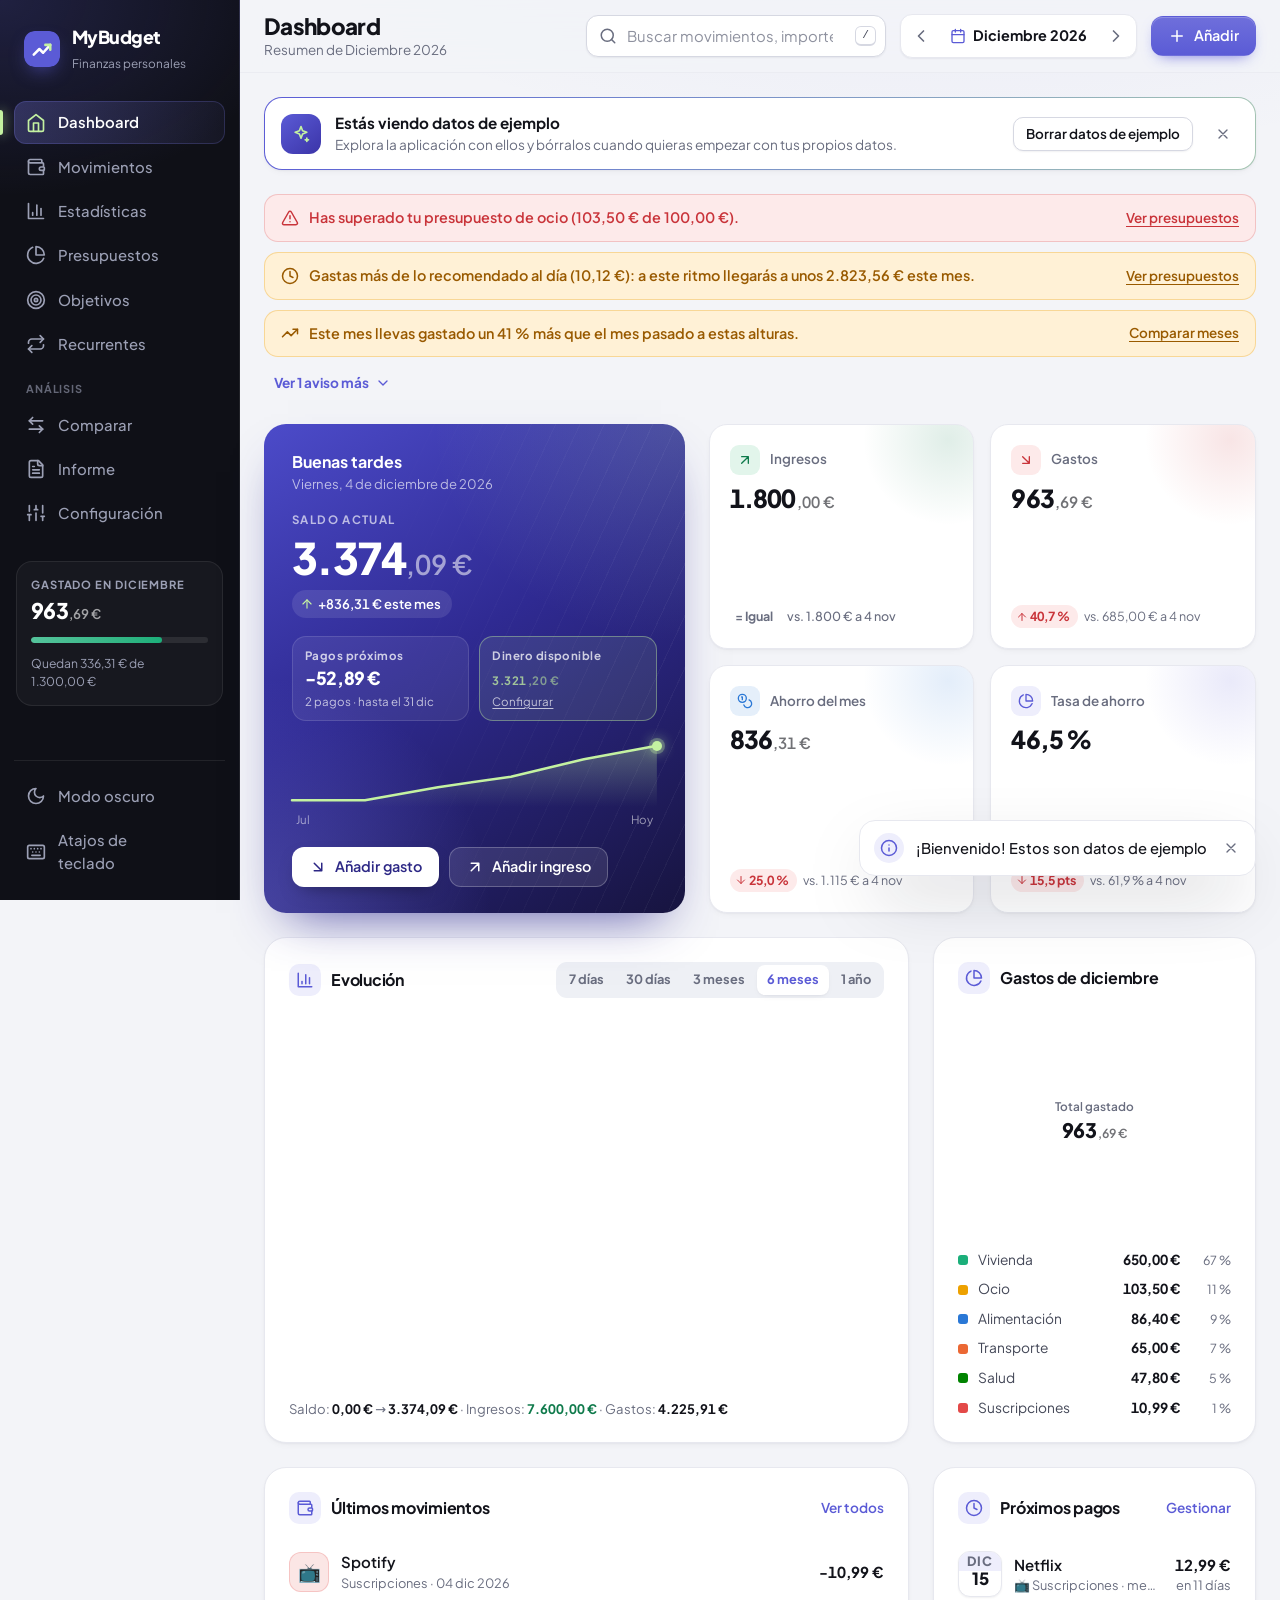
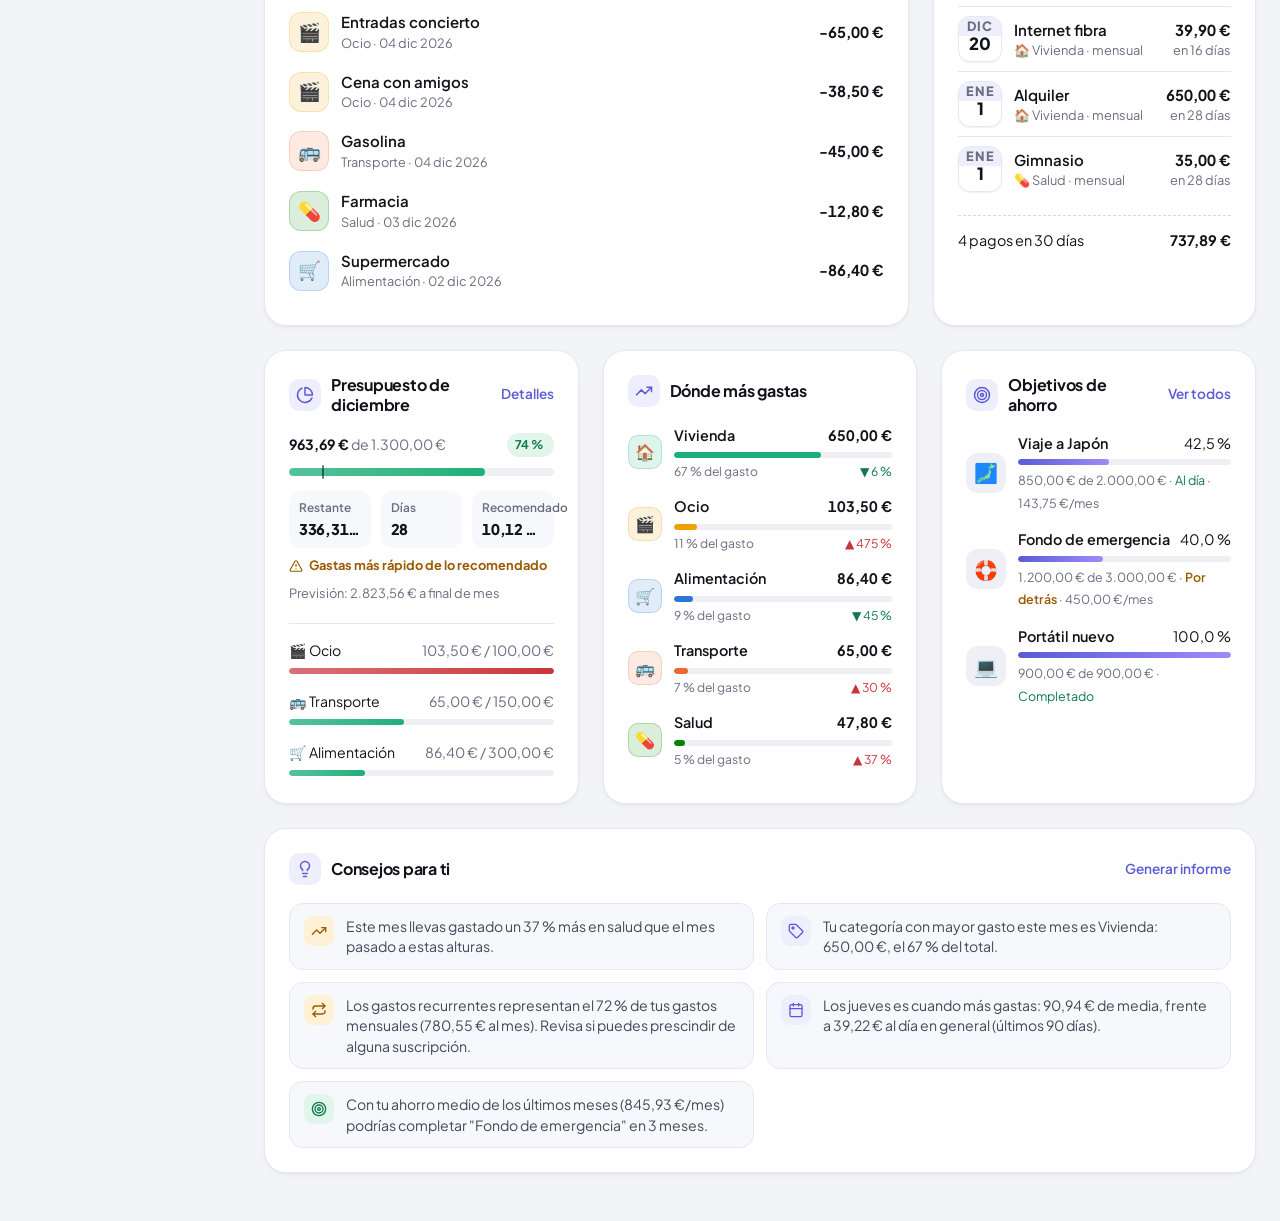
<file: index.html>
<!DOCTYPE html>
<html lang="es">
<head>
  <meta charset="UTF-8">
  <meta name="viewport" content="width=device-width, initial-scale=1.0, viewport-fit=cover">
  <meta name="description" content="Gestor de gastos personales: controla ingresos, gastos, presupuestos y objetivos de ahorro.">
  <meta name="theme-color" content="#5b5bd6">
  <title>MyBudget · Gestor de gastos</title>

  <!-- Iconos: SVG para los navegadores que lo admiten y PNG para el resto.
       En el móvil, "Añadir a pantalla de inicio" usa apple-touch-icon (iOS) o el manifest (Android). -->
  <link rel="icon" type="image/svg+xml" href="assets/icons/logo.svg">
  <link rel="icon" type="image/png" sizes="32x32" href="assets/icons/favicon-32.png">
  <link rel="apple-touch-icon" sizes="180x180" href="assets/icons/apple-touch-icon.png">
  <link rel="manifest" href="manifest.webmanifest">
  <meta name="application-name" content="MyBudget">
  <meta name="apple-mobile-web-app-title" content="MyBudget">
  <meta name="mobile-web-app-capable" content="yes">
  <meta name="apple-mobile-web-app-capable" content="yes">
  <meta name="apple-mobile-web-app-status-bar-style" content="default">

  <!-- Aplicamos el tema guardado antes de pintar para evitar el "parpadeo" -->
  <script>
    (function () {
      try {
        var saved = JSON.parse(localStorage.getItem('gestorGastos.theme'));
        var theme = saved || (window.matchMedia('(prefers-color-scheme: dark)').matches ? 'dark' : 'light');
        document.documentElement.setAttribute('data-theme', theme);
      } catch (e) {
        document.documentElement.setAttribute('data-theme', 'light');
      }
    })();
  </script>

  <!-- La fuente está incluida en el proyecto (assets/fonts) y se declara en style.css: no hay peticiones externas -->
  <link rel="stylesheet" href="css/style.css">
  <link rel="stylesheet" href="css/responsive.css">
</head>
<body>
  <!-- Pantalla de carga inicial -->
  <div class="app-loader" id="app-loader" aria-live="polite">
    <div class="spinner" aria-hidden="true"></div>
    <span>Cargando tus finanzas…</span>
  </div>

  <!-- Accesibilidad: con el teclado, saltar directamente al contenido -->
  <button type="button" class="skip-link" id="skip-link">Saltar al contenido</button>

  <div class="app" id="app">
    <!-- ============ SIDEBAR ============ -->
    <aside class="sidebar" id="sidebar" aria-label="Menú principal">
      <div class="sidebar-brand">
        <img src="assets/icons/logo.svg" alt="" width="36" height="36">
        <div>
          <strong>MyBudget</strong>
          <small>Finanzas personales</small>
        </div>
        <button class="btn-icon sidebar-close" id="sidebar-close" aria-label="Cerrar menú" data-icon="x"></button>
      </div>

      <nav class="nav" id="nav">
        <a href="#/dashboard" class="nav-link" data-view="dashboard"><span data-icon="home"></span>Dashboard<kbd>1</kbd></a>
        <a href="#/movimientos" class="nav-link" data-view="movimientos"><span data-icon="wallet"></span>Movimientos<kbd>2</kbd></a>
        <a href="#/estadisticas" class="nav-link" data-view="estadisticas"><span data-icon="chart"></span>Estadísticas<kbd>3</kbd></a>
        <a href="#/presupuestos" class="nav-link" data-view="presupuestos"><span data-icon="pie"></span>Presupuestos<kbd>4</kbd></a>
        <a href="#/objetivos" class="nav-link" data-view="objetivos"><span data-icon="target"></span>Objetivos<kbd>5</kbd></a>
        <a href="#/recurrentes" class="nav-link" data-view="recurrentes"><span data-icon="repeat"></span>Recurrentes<kbd>6</kbd></a>
        <span class="nav-section">Análisis</span>
        <a href="#/comparar" class="nav-link" data-view="comparar"><span data-icon="compare"></span>Comparar<kbd>7</kbd></a>
        <a href="#/informe" class="nav-link" data-view="informe"><span data-icon="fileText"></span>Informe<kbd>8</kbd></a>
        <a href="#/configuracion" class="nav-link" data-view="configuracion"><span data-icon="settings"></span>Configuración<kbd>9</kbd></a>
      </nav>

      <!-- Resumen del mes seleccionado (lo rellena app.js) -->
      <div class="sidebar-summary" id="sidebar-summary"></div>

      <div class="sidebar-footer">
        <button class="sidebar-action" id="theme-toggle" type="button">
          <span class="theme-icon" data-icon="moon"></span>
          <span class="theme-label">Modo oscuro</span>
          <kbd>T</kbd>
        </button>
        <button class="sidebar-action" id="shortcuts-btn" type="button">
          <span data-icon="keyboard"></span>
          <span>Atajos de teclado</span>
          <kbd>?</kbd>
        </button>
      </div>
    </aside>
    <div class="sidebar-overlay" id="sidebar-overlay"></div>

    <!-- ============ CONTENIDO ============ -->
    <div class="main">
      <header class="topbar">
        <button class="btn-icon menu-toggle" id="menu-toggle" aria-label="Abrir menú" aria-controls="sidebar" aria-expanded="false" data-icon="menu"></button>

        <div class="topbar-title">
          <h1 id="view-title">Dashboard</h1>
          <p id="view-subtitle" class="muted"></p>
        </div>

        <button class="btn-icon search-toggle" id="search-toggle" type="button" aria-label="Buscar" aria-controls="global-search" aria-expanded="false" data-icon="search"></button>

        <div class="global-search" id="global-search">
          <span class="search-icon" data-icon="search" data-size="18"></span>
          <input type="search" id="global-search-input" placeholder="Buscar movimientos, importes, categorías…" autocomplete="off" aria-label="Buscador global" aria-controls="global-search-results">
          <kbd class="search-kbd">/</kbd>
          <div class="search-results" id="global-search-results" role="listbox" hidden></div>
        </div>

        <div class="month-picker" id="month-picker" aria-label="Selector de mes">
          <button class="btn-icon" id="month-prev" aria-label="Mes anterior" data-icon="chevronLeft"></button>
          <button class="month-label" id="month-label" title="Volver al mes actual"></button>
          <button class="btn-icon" id="month-next" aria-label="Mes siguiente" data-icon="chevronRight"></button>
        </div>

        <button class="btn btn-primary topbar-add" id="topbar-add" type="button">
          <span data-icon="plus" data-size="18"></span><span class="btn-text">Añadir</span>
        </button>
      </header>

      <main class="content" id="content" tabindex="-1">
        <section class="view" id="view-dashboard" data-title="Dashboard" aria-labelledby="view-title"></section>
        <section class="view" id="view-movimientos" data-title="Movimientos"></section>
        <section class="view" id="view-estadisticas" data-title="Estadísticas"></section>
        <section class="view" id="view-presupuestos" data-title="Presupuestos"></section>
        <section class="view" id="view-objetivos" data-title="Objetivos"></section>
        <section class="view" id="view-recurrentes" data-title="Recurrentes"></section>
        <section class="view" id="view-comparar" data-title="Comparar"></section>
        <section class="view" id="view-informe" data-title="Informe"></section>
        <section class="view" id="view-configuracion" data-title="Configuración"></section>
      </main>
    </div>
  </div>

  <!-- ============ BARRA DE NAVEGACIÓN INFERIOR (solo móvil) ============ -->
  <nav class="tabbar" id="tabbar" aria-label="Navegación principal">
    <a href="#/dashboard" class="tab-link" data-view="dashboard"><span class="tab-icon" data-icon="home" data-size="22"></span><span class="tab-label">Inicio</span></a>
    <a href="#/movimientos" class="tab-link" data-view="movimientos"><span class="tab-icon" data-icon="wallet" data-size="22"></span><span class="tab-label">Movimientos</span></a>
    <div class="tab-add-slot">
      <button class="tab-add" id="tab-add" type="button" aria-label="Añadir movimiento" data-icon="plus" data-size="26"></button>
    </div>
    <a href="#/estadisticas" class="tab-link" data-view="estadisticas"><span class="tab-icon" data-icon="chart" data-size="22"></span><span class="tab-label">Estadísticas</span></a>
    <button class="tab-link" id="tab-more" type="button" aria-controls="sidebar" aria-expanded="false"><span class="tab-icon" data-icon="more" data-size="22"></span><span class="tab-label">Más</span></button>
  </nav>

  <!-- ============ MODAL: MOVIMIENTO ============ -->
  <dialog class="modal" id="tx-modal" aria-labelledby="tx-modal-title">
    <form id="tx-form" novalidate>
      <header class="modal-header">
        <h2 id="tx-modal-title">Nuevo movimiento</h2>
        <button type="button" class="btn-icon" data-close aria-label="Cerrar" data-icon="x"></button>
      </header>
      <div class="modal-body">
        <div class="segmented" role="radiogroup" aria-label="Tipo de movimiento">
          <label class="segmented-option expense">
            <input type="radio" name="type" value="expense" checked>
            <span><i data-icon="arrowDownRight" data-size="16"></i>Gasto</span>
          </label>
          <label class="segmented-option income">
            <input type="radio" name="type" value="income">
            <span><i data-icon="arrowUpRight" data-size="16"></i>Ingreso</span>
          </label>
        </div>

        <div class="amount-row">
          <div class="field">
            <label for="tx-amount">Cantidad *</label>
            <div class="input-affix input-affix-lg">
              <input type="text" id="tx-amount" name="amount" inputmode="decimal" autocomplete="off" placeholder="0,00">
              <span class="input-suffix" aria-hidden="true">€</span>
            </div>
          </div>
          <div class="field">
            <label for="tx-date">Fecha *</label>
            <input type="date" id="tx-date" name="date">
          </div>
        </div>

        <div class="form-grid">
          <div class="field span-2">
            <label for="tx-concept">Concepto *</label>
            <input type="text" id="tx-concept" name="concept" maxlength="80" placeholder="Ej. Compra en el supermercado">
          </div>
          <div class="field">
            <label for="tx-category">Categoría *</label>
            <select id="tx-category" name="categoryId"></select>
          </div>
          <div class="field">
            <label for="tx-method" id="tx-method-label">Método de pago *</label>
            <select id="tx-method" name="method"></select>
          </div>
          <div class="field span-2">
            <label for="tx-notes">Notas <span class="muted">(opcional)</span></label>
            <textarea id="tx-notes" name="notes" rows="2" maxlength="300" placeholder="Información adicional…"></textarea>
          </div>
          <div class="field span-2 receipt-field">
            <span class="field-label" id="tx-receipt-label">Recibo <span class="muted">(opcional)</span></span>
            <div class="receipt-picker">
              <input type="file" id="tx-receipt" name="receipt" class="receipt-input sr-only" accept="image/jpeg,image/png,image/webp"
                aria-labelledby="tx-receipt-label tx-receipt-add" aria-describedby="tx-receipt-hint">
              <label for="tx-receipt" class="btn btn-ghost btn-sm receipt-add" id="tx-receipt-add">
                <span data-icon="camera" data-size="16"></span><span class="receipt-add-text">Añadir recibo</span>
              </label>
              <div class="receipt-preview" id="tx-receipt-preview" hidden>
                <img id="tx-receipt-img" alt="Vista previa del recibo (pulsa para ampliar)" title="Ampliar">
                <span class="receipt-meta" id="tx-receipt-meta"></span>
                <button type="button" class="btn btn-link btn-sm" id="tx-receipt-remove">Quitar recibo</button>
              </div>
            </div>
            <p class="hint receipt-hint" id="tx-receipt-hint">JPG, PNG o WEBP de hasta 10 MB. Se reduce y se guarda solo en este navegador (nunca se sube a ningún servidor), pero ocupa espacio de almacenamiento local.</p>
          </div>
        </div>
      </div>
      <footer class="modal-footer">
        <button type="button" class="btn btn-ghost" data-close>Cancelar</button>
        <button type="submit" class="btn btn-primary" id="tx-submit">Guardar</button>
      </footer>
    </form>
  </dialog>

  <!-- ============ MODAL: CATEGORÍA ============ -->
  <dialog class="modal modal-sm" id="category-modal" aria-labelledby="category-modal-title">
    <form id="category-form" novalidate>
      <header class="modal-header">
        <h2 id="category-modal-title">Nueva categoría</h2>
        <button type="button" class="btn-icon" data-close aria-label="Cerrar" data-icon="x"></button>
      </header>
      <div class="modal-body">
        <div class="form-grid">
          <div class="field span-2">
            <label for="cat-name">Nombre *</label>
            <input type="text" id="cat-name" name="name" maxlength="30" placeholder="Ej. Mascotas">
          </div>
          <div class="field">
            <label for="cat-type">Tipo *</label>
            <select id="cat-type" name="type">
              <option value="expense">Gasto</option>
              <option value="income">Ingreso</option>
            </select>
          </div>
          <div class="field">
            <label for="cat-color">Color personalizado</label>
            <input type="color" id="cat-color" name="color" value="#5b5bd6">
          </div>
          <div class="field span-2">
            <span class="field-label" id="color-swatches-label">Colores sugeridos</span>
            <div class="color-swatches" id="color-swatches" role="group" aria-labelledby="color-swatches-label"></div>
          </div>
          <div class="field span-2">
            <label for="cat-icon">Icono *</label>
            <input type="text" id="cat-icon" name="icon" maxlength="4" placeholder="🐶">
            <div class="emoji-picker" id="emoji-picker" aria-label="Iconos sugeridos"></div>
          </div>
        </div>
      </div>
      <footer class="modal-footer">
        <button type="button" class="btn btn-ghost" data-close>Cancelar</button>
        <button type="submit" class="btn btn-primary">Guardar categoría</button>
      </footer>
    </form>
  </dialog>

  <!-- ============ MODAL: PRESUPUESTO POR CATEGORÍA ============ -->
  <dialog class="modal modal-sm" id="budget-modal" aria-labelledby="budget-modal-title">
    <form id="budget-form" novalidate>
      <header class="modal-header">
        <h2 id="budget-modal-title">Límite por categoría</h2>
        <button type="button" class="btn-icon" data-close aria-label="Cerrar" data-icon="x"></button>
      </header>
      <div class="modal-body">
        <div class="form-grid">
          <div class="field span-2">
            <label for="budget-category">Categoría *</label>
            <select id="budget-category" name="categoryId"></select>
          </div>
          <div class="field span-2">
            <label for="budget-amount">Límite mensual *</label>
            <div class="input-affix">
              <input type="text" id="budget-amount" name="amount" inputmode="decimal" autocomplete="off" placeholder="0,00">
              <span class="input-suffix" aria-hidden="true">€</span>
            </div>
          </div>
        </div>
      </div>
      <footer class="modal-footer">
        <button type="button" class="btn btn-ghost" data-close>Cancelar</button>
        <button type="submit" class="btn btn-primary">Guardar límite</button>
      </footer>
    </form>
  </dialog>

  <!-- ============ MODAL: GASTO RECURRENTE ============ -->
  <dialog class="modal" id="recurring-modal" aria-labelledby="recurring-modal-title">
    <form id="recurring-form" novalidate>
      <header class="modal-header">
        <h2 id="recurring-modal-title">Nuevo gasto recurrente</h2>
        <button type="button" class="btn-icon" data-close aria-label="Cerrar" data-icon="x"></button>
      </header>
      <div class="modal-body">
        <div class="form-grid">
          <div class="field span-2">
            <label for="rec-name">Nombre *</label>
            <input type="text" id="rec-name" name="name" maxlength="60" placeholder="Ej. Netflix">
          </div>
          <div class="field">
            <label for="rec-amount">Cantidad *</label>
            <div class="input-affix">
              <input type="text" id="rec-amount" name="amount" inputmode="decimal" autocomplete="off" placeholder="0,00">
              <span class="input-suffix" aria-hidden="true">€</span>
            </div>
          </div>
          <div class="field">
            <label for="rec-category">Categoría *</label>
            <select id="rec-category" name="categoryId"></select>
          </div>
          <div class="field">
            <label for="rec-day">Día del mes *</label>
            <input type="number" id="rec-day" name="day" min="1" max="31" step="1" placeholder="1-31">
          </div>
          <div class="field">
            <label for="rec-frequency">Frecuencia *</label>
            <select id="rec-frequency" name="frequency"></select>
          </div>
          <div class="field">
            <label for="rec-start">Primer cobro (mes) *</label>
            <input type="month" id="rec-start" name="startMonth" placeholder="AAAA-MM">
          </div>
          <div class="field">
            <label for="rec-method">Método de pago *</label>
            <select id="rec-method" name="method"></select>
          </div>
        </div>
        <p class="hint">Si el día no existe en un mes (p. ej. 31 en febrero) se usará el último día del mes.</p>
      </div>
      <footer class="modal-footer">
        <button type="button" class="btn btn-ghost" data-close>Cancelar</button>
        <button type="submit" class="btn btn-primary">Guardar</button>
      </footer>
    </form>
  </dialog>

  <!-- ============ MODAL: OBJETIVO ============ -->
  <dialog class="modal" id="goal-modal" aria-labelledby="goal-modal-title">
    <form id="goal-form" novalidate>
      <header class="modal-header">
        <h2 id="goal-modal-title">Nuevo objetivo</h2>
        <button type="button" class="btn-icon" data-close aria-label="Cerrar" data-icon="x"></button>
      </header>
      <div class="modal-body">
        <div class="form-grid">
          <div class="field span-2">
            <label for="goal-name">Nombre *</label>
            <input type="text" id="goal-name" name="name" maxlength="60" placeholder="Ej. Viaje a Japón">
          </div>
          <div class="field">
            <label for="goal-target">Objetivo *</label>
            <div class="input-affix">
              <input type="text" id="goal-target" name="target" inputmode="decimal" autocomplete="off" placeholder="0,00">
              <span class="input-suffix" aria-hidden="true">€</span>
            </div>
          </div>
          <div class="field">
            <label for="goal-saved">Ya ahorrado</label>
            <div class="input-affix">
              <input type="text" id="goal-saved" name="saved" inputmode="decimal" autocomplete="off" placeholder="0,00">
              <span class="input-suffix" aria-hidden="true">€</span>
            </div>
          </div>
          <div class="field">
            <label for="goal-deadline">Fecha límite <span class="muted">(opcional)</span></label>
            <input type="date" id="goal-deadline" name="deadline">
          </div>
          <div class="field">
            <label for="goal-icon">Icono</label>
            <input type="text" id="goal-icon" name="icon" maxlength="4" placeholder="🎯">
          </div>
        </div>
      </div>
      <footer class="modal-footer">
        <button type="button" class="btn btn-ghost" data-close>Cancelar</button>
        <button type="submit" class="btn btn-primary">Guardar objetivo</button>
      </footer>
    </form>
  </dialog>

  <!-- ============ MODAL: APORTACIÓN A OBJETIVO ============ -->
  <dialog class="modal modal-sm" id="contribution-modal" aria-labelledby="contribution-modal-title">
    <form id="contribution-form" novalidate>
      <header class="modal-header">
        <h2 id="contribution-modal-title">Actualizar ahorro</h2>
        <button type="button" class="btn-icon" data-close aria-label="Cerrar" data-icon="x"></button>
      </header>
      <div class="modal-body">
        <p class="muted" id="contribution-goal-name"></p>
        <div class="segmented">
          <label class="segmented-option income">
            <input type="radio" name="operation" value="add" checked>
            <span><i data-icon="plus" data-size="16"></i>Aportar</span>
          </label>
          <label class="segmented-option expense">
            <input type="radio" name="operation" value="withdraw">
            <span><i data-icon="minus" data-size="16"></i>Retirar</span>
          </label>
        </div>
        <div class="field">
          <label for="contribution-amount">Cantidad *</label>
          <div class="input-affix">
            <input type="text" id="contribution-amount" name="amount" inputmode="decimal" autocomplete="off" placeholder="0,00">
            <span class="input-suffix" aria-hidden="true">€</span>
          </div>
        </div>
      </div>
      <footer class="modal-footer">
        <button type="button" class="btn btn-ghost" data-close>Cancelar</button>
        <button type="submit" class="btn btn-primary">Confirmar</button>
      </footer>
    </form>
  </dialog>

  <!-- ============ MODAL: ELIMINAR CATEGORÍA CON MOVIMIENTOS ============ -->
  <dialog class="modal modal-sm" id="category-delete-modal" aria-labelledby="category-delete-title">
    <form id="category-delete-form" novalidate>
      <header class="modal-header">
        <h2 id="category-delete-title">Eliminar categoría</h2>
        <button type="button" class="btn-icon" data-close aria-label="Cerrar" data-icon="x"></button>
      </header>
      <div class="modal-body">
        <p id="category-delete-message" class="muted"></p>
        <div class="field">
          <label for="category-delete-target">Mover los movimientos a *</label>
          <select id="category-delete-target" name="target"></select>
        </div>
        <p class="hint" id="category-delete-budget" hidden><span data-icon="info" data-size="14"></span><span>El límite de presupuesto de esta categoría se eliminará.</span></p>
      </div>
      <footer class="modal-footer">
        <button type="button" class="btn btn-ghost" data-close>Cancelar</button>
        <button type="submit" class="btn btn-danger">Mover y eliminar</button>
      </footer>
    </form>
  </dialog>

  <!-- ============ MODAL: ESTADÍSTICAS DE UNA CATEGORÍA ============ -->
  <dialog class="modal" id="category-stats-modal" aria-labelledby="category-stats-title">
    <header class="modal-header">
      <div class="modal-title-media">
        <span id="category-stats-badge"></span>
        <div>
          <h2 id="category-stats-title">Categoría</h2>
          <p class="muted" id="category-stats-subtitle"></p>
        </div>
      </div>
      <button type="button" class="btn-icon" data-close aria-label="Cerrar" data-icon="x"></button>
    </header>
    <div class="modal-body" id="category-stats-body"></div>
    <footer class="modal-footer">
      <button type="button" class="btn btn-ghost" data-action="category-stats-edit">Editar categoría</button>
      <button type="button" class="btn btn-primary" data-action="category-movements">Ver movimientos</button>
    </footer>
  </dialog>

  <!-- ============ MODAL: VISOR DE RECIBOS ============ -->
  <dialog class="modal modal-receipt" id="receipt-modal" aria-labelledby="receipt-title">
    <header class="modal-header">
      <div>
        <h2 id="receipt-title">Recibo</h2>
        <p class="muted" id="receipt-subtitle"></p>
      </div>
      <button type="button" class="btn-icon" data-close aria-label="Cerrar" data-icon="x"></button>
    </header>
    <div class="modal-body receipt-body">
      <img id="receipt-image" alt="">
    </div>
    <footer class="modal-footer">
      <button type="button" class="btn btn-ghost btn-danger-ghost" id="receipt-delete"><span data-icon="trash" data-size="16"></span>Eliminar recibo</button>
      <a class="btn btn-ghost" id="receipt-download" href="#" download><span data-icon="download" data-size="16"></span>Descargar</a>
      <button type="button" class="btn btn-primary" data-close>Cerrar</button>
    </footer>
  </dialog>

  <!-- ============ MODAL: VISTA PREVIA DE UNA IMPORTACIÓN ============ -->
  <dialog class="modal" id="import-modal" aria-labelledby="import-title">
    <header class="modal-header">
      <h2 id="import-title">Importar copia de seguridad</h2>
      <button type="button" class="btn-icon" data-close aria-label="Cerrar" data-icon="x"></button>
    </header>
    <div class="modal-body">
      <p class="muted" id="import-file"></p>
      <div>
        <h3 class="list-title">El archivo contiene</h3>
        <ul class="kv-list" id="import-summary"></ul>
      </div>
      <p class="alert alert-warn"><span class="alert-icon" data-icon="alert" data-size="18"></span><span class="alert-text" id="import-current"></span></p>
      <label class="check-row">
        <input type="checkbox" id="import-backup">
        <span>Descargar antes una copia de seguridad de mis datos actuales</span>
      </label>
    </div>
    <footer class="modal-footer">
      <button type="button" class="btn btn-ghost" data-close>Cancelar</button>
      <button type="button" class="btn btn-primary" id="import-confirm">Reemplazar e importar</button>
    </footer>
  </dialog>

  <!-- ============ MODAL: CONFIRMACIÓN ============ -->
  <dialog class="modal modal-sm modal-confirm" id="confirm-modal" aria-labelledby="confirm-title">
    <div class="modal-body confirm-body">
      <div class="confirm-icon" id="confirm-icon" data-icon="alert" data-size="26"></div>
      <h2 id="confirm-title">¿Estás seguro?</h2>
      <p id="confirm-message" class="muted"></p>
    </div>
    <footer class="modal-footer">
      <button type="button" class="btn btn-ghost" id="confirm-cancel">Cancelar</button>
      <button type="button" class="btn btn-danger" id="confirm-accept">Eliminar</button>
    </footer>
  </dialog>

  <!-- ============ MENÚ DE ACCIONES (lo rellena UI.actionSheet) ============ -->
  <dialog class="modal modal-sm action-sheet" id="action-sheet" aria-labelledby="action-sheet-title" tabindex="-1">
    <header class="action-sheet-header" id="action-sheet-header"></header>
    <div class="action-sheet-list" id="action-sheet-list"></div>
    <footer class="modal-footer">
      <button type="button" class="btn btn-ghost btn-block" data-close>Cancelar</button>
    </footer>
  </dialog>

  <!-- ============ MODAL: ATAJOS ============ -->
  <dialog class="modal modal-sm" id="shortcuts-modal" aria-labelledby="shortcuts-title">
    <header class="modal-header">
      <h2 id="shortcuts-title">Atajos de teclado</h2>
      <button type="button" class="btn-icon" data-close aria-label="Cerrar" data-icon="x"></button>
    </header>
    <div class="modal-body">
      <ul class="shortcut-list">
        <li><span>Nuevo gasto</span><kbd>N</kbd></li>
        <li><span>Nuevo ingreso</span><kbd>I</kbd></li>
        <li><span>Buscar</span><span><kbd>/</kbd> o <kbd>Ctrl</kbd>+<kbd>K</kbd></span></li>
        <li><span>Ir a una sección</span><span><kbd>1</kbd> … <kbd>9</kbd></span></li>
        <li><span>Mes anterior / siguiente</span><span><kbd>←</kbd> <kbd>→</kbd></span></li>
        <li><span>Cambiar tema</span><kbd>T</kbd></li>
        <li><span>Mostrar esta ayuda</span><kbd>?</kbd></li>
        <li><span>Cerrar ventana</span><kbd>Esc</kbd></li>
      </ul>
    </div>
  </dialog>

  <!-- Contenedor de notificaciones -->
  <div class="toast-container" id="toast-container" aria-live="polite" aria-atomic="false"></div>

  <!-- Librería de gráficas incluida en el proyecto: funciona sin conexión a Internet -->
  <script src="js/vendor/chart.umd.min.js"></script>

  <!-- Scripts de la aplicación (el orden importa) -->
  <script src="js/utils.js"></script>
  <script src="js/icons.js"></script>
  <script src="js/validation.js"></script>
  <script src="js/finance.js"></script>
  <script src="js/migrations.js"></script>
  <script src="js/storage.js"></script>
  <script src="js/ui.js"></script>
  <script src="js/receipts.js"></script>
  <script src="js/categories.js"></script>
  <script src="js/transactions.js"></script>
  <script src="js/budget.js"></script>
  <script src="js/recurring.js"></script>
  <script src="js/goals.js"></script>
  <script src="js/statistics.js"></script>
  <script src="js/alerts.js"></script>
  <script src="js/insights.js"></script>
  <script src="js/charts.js"></script>
  <script src="js/statistics-view.js"></script>
  <script src="js/compare-view.js"></script>
  <script src="js/report.js"></script>
  <script src="js/dashboard.js"></script>
  <script src="js/settings.js"></script>
  <script src="js/demo.js"></script>
  <script src="js/app.js"></script>
</body>
</html>
</file>
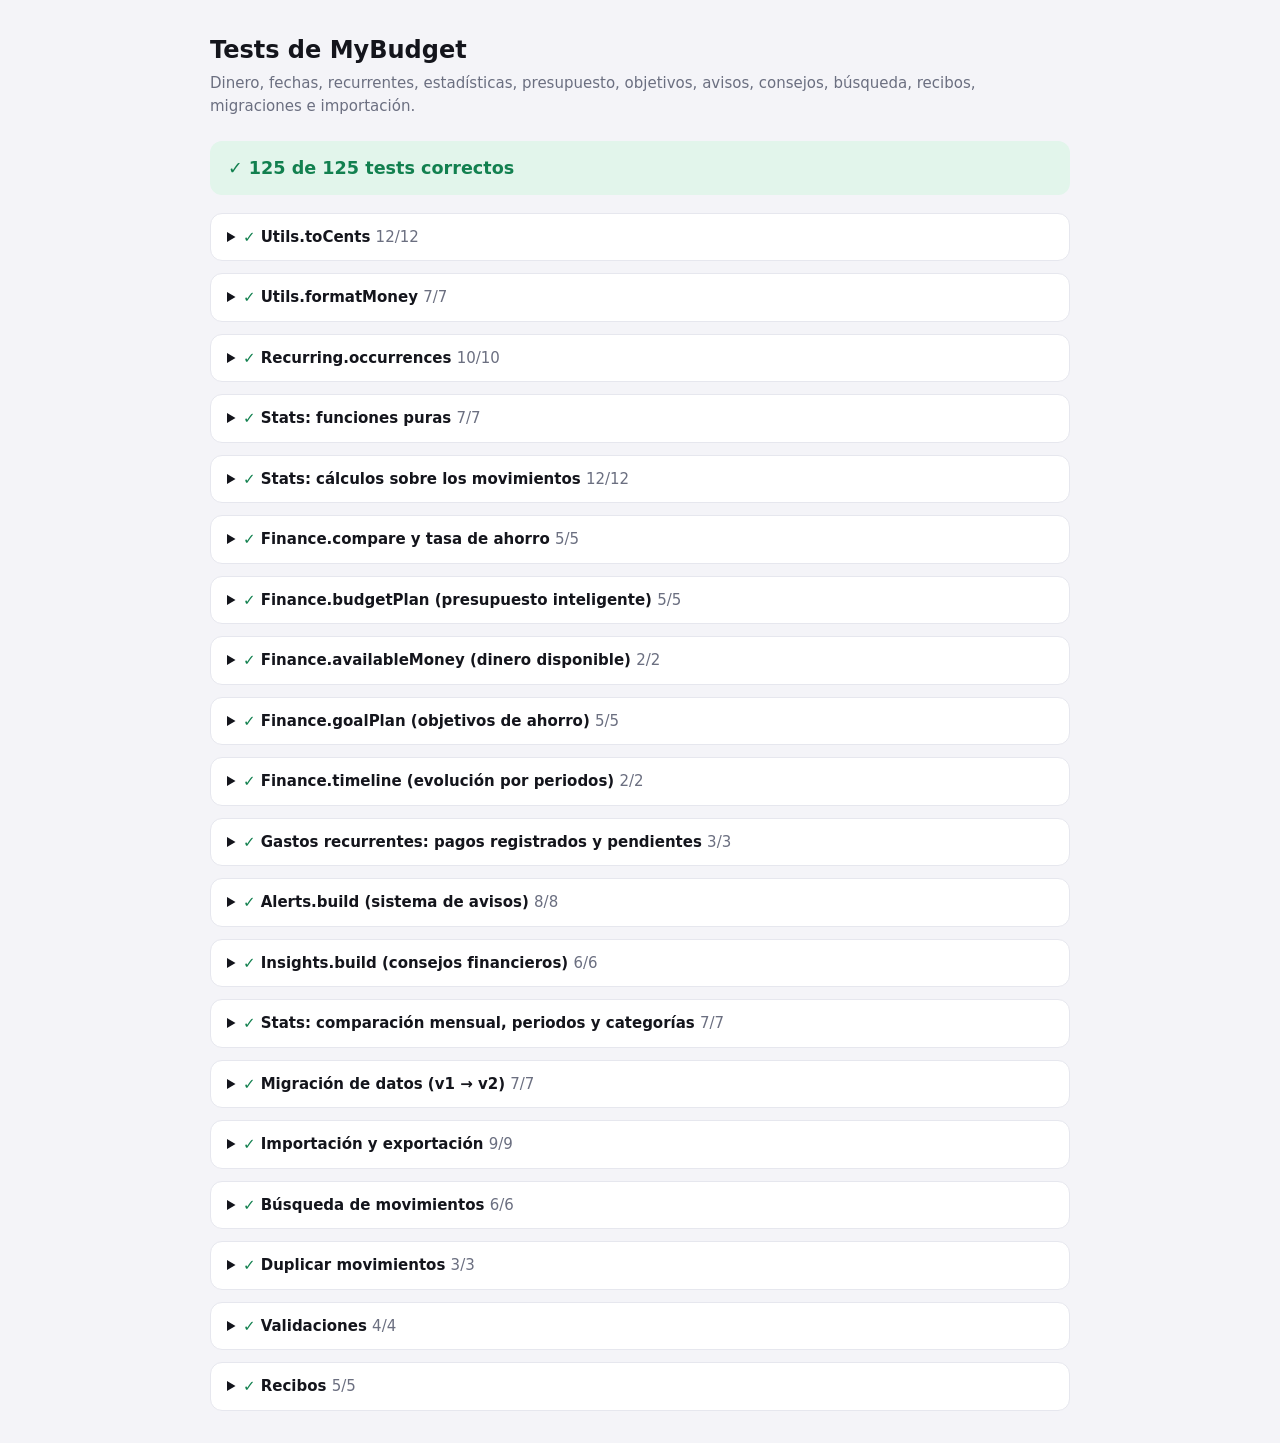
<file: tests/index.html>
<!DOCTYPE html>
<html lang="es">
<head>
  <meta charset="UTF-8">
  <meta name="viewport" content="width=device-width, initial-scale=1.0">
  <title>Tests MyBudget</title>
  <style>
    :root {
      --bg: #f4f4f8;
      --surface: #ffffff;
      --border: #e6e7ee;
      --text: #14151c;
      --muted: #6b6f80;
      --ok: #12804f;
      --ok-soft: #e2f5eb;
      --fail: #cf3438;
      --fail-soft: #fde9e9;
      color-scheme: light;
    }

    @media (prefers-color-scheme: dark) {
      :root {
        --bg: #0c0d12;
        --surface: #15161e;
        --border: #262836;
        --text: #ecedf3;
        --muted: #8d91a4;
        --ok: #3fcf8e;
        --ok-soft: rgba(63, 207, 142, 0.12);
        --fail: #ff7477;
        --fail-soft: rgba(255, 116, 119, 0.12);
        color-scheme: dark;
      }
    }

    body {
      max-width: 860px;
      margin: 0 auto;
      padding: 32px 16px;
      background: var(--bg);
      color: var(--text);
      font: 15px/1.5 system-ui, -apple-system, 'Segoe UI', sans-serif;
    }

    h1 { margin: 0 0 4px; font-size: 1.5rem; }
    .muted { color: var(--muted); margin: 0 0 24px; }

    .summary {
      padding: 14px 18px;
      border-radius: 12px;
      font-size: 1.1rem;
      font-weight: 700;
    }

    .summary.is-ok { background: var(--ok-soft); color: var(--ok); }
    .summary.is-fail { background: var(--fail-soft); color: var(--fail); }

    .group {
      margin-top: 12px;
      padding: 12px 16px;
      border: 1px solid var(--border);
      border-radius: 12px;
      background: var(--surface);
    }

    .group summary { cursor: pointer; font-weight: 700; }
    .count { color: var(--muted); font-weight: 500; }
    .group ul { margin: 10px 0 0; padding: 0; list-style: none; }
    .group li { padding: 4px 0; }
    .ok { color: var(--ok); }
    .fail { color: var(--fail); }

    pre {
      margin: 6px 0 0;
      padding: 8px 10px;
      border-radius: 8px;
      background: var(--fail-soft);
      white-space: pre-wrap;
      font-size: 0.85rem;
    }
  </style>

  <!--
    Sustituimos LocalStorage por un almacén en memoria ANTES de cargar la app.
    Al abrir archivos con file:// todas las páginas comparten el mismo LocalStorage,
    así que sin esto los tests borrarían los datos reales de la aplicación.
  -->
  <script>
    (function () {
      const memory = new Map();
      Storage.prototype.getItem = function (key) { return memory.has(key) ? memory.get(key) : null; };
      Storage.prototype.setItem = function (key, value) { memory.set(key, String(value)); };
      Storage.prototype.removeItem = function (key) { memory.delete(key); };
      Storage.prototype.clear = function () { memory.clear(); };
      Storage.prototype.key = function (index) { return [...memory.keys()][index] ?? null; };
      Object.defineProperty(Storage.prototype, 'length', { configurable: true, get() { return memory.size; } });
    })();
  </script>
</head>
<body>
  <h1>Tests de MyBudget</h1>
  <p class="muted">Dinero, fechas, recurrentes, estadísticas, presupuesto, objetivos, avisos, consejos, búsqueda, recibos, migraciones e importación.</p>
  <div id="results"><p>Ejecutando tests…</p></div>

  <!-- Módulos de la app necesarios para los tests (mismo orden que en index.html) -->
  <script src="../js/utils.js"></script>
  <script src="../js/icons.js"></script>
  <script src="../js/validation.js"></script>
  <script src="../js/finance.js"></script>
  <script src="../js/migrations.js"></script>
  <script src="../js/storage.js"></script>
  <script src="../js/ui.js"></script>
  <script src="../js/receipts.js"></script>
  <script src="../js/categories.js"></script>
  <script src="../js/transactions.js"></script>
  <script src="../js/budget.js"></script>
  <script src="../js/recurring.js"></script>
  <script src="../js/goals.js"></script>
  <script src="../js/statistics.js"></script>
  <script src="../js/alerts.js"></script>
  <script src="../js/insights.js"></script>

  <!-- Runner y tests -->
  <script src="runner.js"></script>
  <script src="tests.js"></script>
  <script src="finance-tests.js"></script>
  <script src="data-tests.js"></script>
  <script>Test.render();</script>
</body>
</html>
</file>
<file: css/style.css>
/* ==========================================================================
   MyBudget · Estilos principales
   1. Fuente
   2. Variables (tema claro / oscuro)
   3. Base
   4. Layout (barra lateral, barra superior, contenido)
   5. Componentes (botones, tarjetas, cifras, formularios, modales, avisos…)
   6. Vistas
   6b. Componentes y vistas de la v1.1 (avisos, consejos, comparar, informe, recibos…)
   7. Animaciones
   8. Impresión (informe mensual → PDF)
   ========================================================================== */

/* ---------- 1. FUENTE (incluida en el proyecto, licencia OFL: assets/fonts/OFL.txt) ---------- */
@font-face {
  font-family: 'Plus Jakarta Sans';
  font-style: normal;
  font-weight: 200 800;
  font-display: swap;
  src: url('../assets/fonts/plus-jakarta-sans-latin.woff2') format('woff2');
  unicode-range: U+0000-00FF, U+0131, U+0152-0153, U+02BB-02BC, U+02C6, U+02DA, U+02DC, U+0304, U+0308,
    U+0329, U+2000-206F, U+20AC, U+2122, U+2191, U+2193, U+2212, U+2215, U+FEFF, U+FFFD;
}

@font-face {
  font-family: 'Plus Jakarta Sans';
  font-style: normal;
  font-weight: 200 800;
  font-display: swap;
  src: url('../assets/fonts/plus-jakarta-sans-latin-ext.woff2') format('woff2');
  unicode-range: U+0100-02BA, U+02BD-02C5, U+02C7-02CC, U+02CE-02D7, U+02DD-02FF, U+0304, U+0308, U+0329,
    U+1D00-1DBF, U+1E00-1E9F, U+1EF2-1EFF, U+2020, U+20A0-20AB, U+20AD-20C4, U+2113, U+2C60-2C7F, U+A720-A7FF;
}

/* ---------- 2. VARIABLES ---------- */
:root {
  --font: 'Plus Jakarta Sans', system-ui, -apple-system, 'Segoe UI', Roboto, sans-serif;
  --mono: ui-monospace, 'SFMono-Regular', Consolas, monospace;

  /* Superficies */
  --bg: #f3f4f8;
  --bg-glow: rgba(91, 91, 214, 0.09);
  --surface: #ffffff;
  --surface-2: #f7f8fb;
  --surface-3: #eef0f5;
  --border: #e7e8ef;
  --border-strong: #d6d8e2;

  /* Texto */
  --text: #12131a;
  --text-2: #434757;
  --text-muted: #696d7f;

  /* Marca: índigo + lima (la lima solo se usa sobre fondos oscuros) */
  --primary: #5b5bd6;
  --primary-hover: #4c4cc8;
  --primary-soft: #eeeefc;
  --primary-ring: rgba(91, 91, 214, 0.25);
  --on-primary: #ffffff;
  --accent: #c4f2a1;

  /* Estados */
  --income: #0f7a4b;
  --income-soft: #e2f5eb;
  --expense: #c9343a;
  --expense-soft: #fdeaea;
  --warning: #995a00;
  --warning-soft: #fff1d6;
  --warning-bar: #e89a00;

  /* Gráficas */
  --chart-income: #1baf7a;
  --chart-expense: #e34948;
  --chart-savings: #2a78d6;
  --chart-grid: #eceef3;
  --chart-rest: #b4b6c2;
  --chart-guide: #9a9db0;
  --chart-band: rgba(91, 91, 214, 0.07);

  /* Barra lateral (oscura en los dos temas) */
  --sidebar-bg: #0f1017;
  --sidebar-text: #9ca0b5;
  --sidebar-hover: rgba(255, 255, 255, 0.06);
  --sidebar-border: rgba(255, 255, 255, 0.08);

  /* Formas y sombras */
  --radius-xl: 22px;
  --radius-lg: 18px;
  --radius: 14px;
  --radius-sm: 10px;
  --shadow-xs: 0 1px 2px rgba(18, 19, 40, 0.06);
  --shadow-sm: 0 1px 2px rgba(18, 19, 40, 0.04), 0 3px 10px -4px rgba(18, 19, 40, 0.07);
  --shadow-md: 0 12px 32px -14px rgba(18, 19, 40, 0.22);
  --shadow-lg: 0 28px 70px -18px rgba(18, 19, 40, 0.35);

  --sidebar-width: 264px;
  --ease: cubic-bezier(0.22, 1, 0.36, 1);
  color-scheme: light;
}

:root[data-theme="dark"] {
  --bg: #0b0c11;
  --bg-glow: rgba(128, 128, 244, 0.11);
  --surface: #14151d;
  --surface-2: #191a24;
  --surface-3: #22242f;
  --border: #252734;
  --border-strong: #353849;

  --text: #edeef4;
  --text-2: #bdc0ce;
  --text-muted: #8d91a4;

  --primary: #8181f4;
  --primary-hover: #9595f7;
  --primary-soft: rgba(129, 129, 244, 0.14);
  --primary-ring: rgba(129, 129, 244, 0.35);

  --income: #46d394;
  --income-soft: rgba(70, 211, 148, 0.12);
  --expense: #ff7b7e;
  --expense-soft: rgba(255, 123, 126, 0.12);
  --warning: #f5b544;
  --warning-soft: rgba(245, 181, 68, 0.12);
  --warning-bar: #c98500;

  --chart-income: #199e70;
  --chart-expense: #e66767;
  --chart-savings: #3987e5;
  --chart-grid: #222431;
  --chart-rest: #5c5f72;
  --chart-guide: #6d7186;
  --chart-band: rgba(129, 129, 244, 0.09);

  --sidebar-bg: #08090d;

  --shadow-xs: 0 1px 2px rgba(0, 0, 0, 0.35);
  --shadow-sm: 0 1px 2px rgba(0, 0, 0, 0.3), 0 3px 10px -4px rgba(0, 0, 0, 0.35);
  --shadow-md: 0 12px 32px -14px rgba(0, 0, 0, 0.65);
  --shadow-lg: 0 28px 70px -18px rgba(0, 0, 0, 0.8);
  color-scheme: dark;
}

/* ---------- 3. BASE ---------- */
*,
*::before,
*::after {
  box-sizing: border-box;
}

html {
  -webkit-text-size-adjust: 100%;
  scrollbar-color: var(--border-strong) transparent;
  scrollbar-width: thin;
}

body {
  margin: 0;
  min-height: 100vh;
  font-family: var(--font);
  font-size: 15px;
  line-height: 1.5;
  color: var(--text);
  background:
    radial-gradient(1100px 520px at 75% -200px, var(--bg-glow), transparent 70%) no-repeat,
    var(--bg);
  -webkit-font-smoothing: antialiased;
  -moz-osx-font-smoothing: grayscale;
  text-rendering: optimizeLegibility;
}

h1, h2, h3, p, dl, dd {
  margin: 0;
}

h1, h2, h3 {
  line-height: 1.25;
  letter-spacing: -0.015em;
}

a {
  color: inherit;
  text-decoration: none;
}

button {
  font: inherit;
  color: inherit;
  cursor: pointer;
}

ul, ol {
  margin: 0;
  padding: 0;
  list-style: none;
}

img, svg {
  display: block;
}

kbd {
  font-family: var(--mono);
  font-size: 0.7rem;
  line-height: 1;
  padding: 3px 6px;
  border-radius: 6px;
  border: 1px solid var(--border-strong);
  border-bottom-width: 2px;
  background: var(--surface);
  color: var(--text-2);
}

:focus-visible {
  outline: 2px solid var(--primary);
  outline-offset: 2px;
}

::selection {
  background: var(--primary-soft);
}

::-webkit-scrollbar { width: 10px; height: 10px; }
::-webkit-scrollbar-track { background: transparent; }
::-webkit-scrollbar-thumb {
  background: var(--border-strong);
  border: 3px solid transparent;
  border-radius: 999px;
  background-clip: content-box;
}

.sr-only {
  position: absolute;
  width: 1px;
  height: 1px;
  overflow: hidden;
  clip: rect(0 0 0 0);
  white-space: nowrap;
}

.muted { color: var(--text-muted); }
.text-danger { color: var(--expense); }
.text-success { color: var(--income); }
.text-warn { color: var(--warning); font-weight: 600; }
.nowrap { white-space: nowrap; }
.grow { flex: 1; min-width: 0; }

/* Cantidades: ingresos en verde, gastos en el color del texto y los excesos en rojo */
.amount-income { color: var(--income); }
.amount-expense { color: var(--text); }
.amount-negative { color: var(--expense); }

.hint {
  display: flex;
  align-items: flex-start;
  gap: 8px;
  font-size: 0.86rem;
  color: var(--text-muted);
}

.hint .icon {
  flex-shrink: 0;
  margin-top: 3px;
  color: var(--primary);
}

.link {
  font-size: 0.85rem;
  font-weight: 600;
  color: var(--primary);
  white-space: nowrap;
  transition: color 0.15s;
}

.link:hover { color: var(--primary-hover); text-decoration: underline; text-underline-offset: 3px; }

.link-button {
  border: 0;
  background: none;
  padding: 0;
  font-weight: 700;
  color: var(--text);
}

.link-button:hover { color: var(--primary); }

/* Cifras alineadas */
.kpi-value, .hero-balance, .td-amount, .stat-value, .money, .legend-value,
.rank-value, .upcoming-amount, .tx-list-amount, .summary-item strong {
  font-variant-numeric: tabular-nums;
}

/* ---------- Pantalla de carga ---------- */
.app-loader {
  position: fixed;
  inset: 0;
  z-index: 1000;
  display: flex;
  flex-direction: column;
  align-items: center;
  justify-content: center;
  gap: 16px;
  background: var(--bg);
  color: var(--text-muted);
  transition: opacity 0.3s;
}

.app-loader.is-hidden {
  opacity: 0;
  pointer-events: none;
}

.spinner {
  width: 34px;
  height: 34px;
  border-radius: 50%;
  border: 3px solid var(--border);
  border-top-color: var(--primary);
  animation: spin 0.8s linear infinite;
}

.spinner-sm {
  width: 16px;
  height: 16px;
  border-width: 2px;
  border-color: currentColor;
  border-top-color: transparent;
}

/* ---------- 4. LAYOUT ---------- */
.app {
  display: grid;
  grid-template-columns: var(--sidebar-width) minmax(0, 1fr);
  min-height: 100vh;
}

/* Barra lateral */
.sidebar {
  position: sticky;
  top: 0;
  height: 100vh;
  height: 100dvh;
  display: flex;
  flex-direction: column;
  gap: 6px;
  padding: 20px 14px 16px;
  background:
    radial-gradient(420px 280px at 0% 0%, rgba(91, 91, 214, 0.22), transparent 70%),
    var(--sidebar-bg);
  border-right: 1px solid var(--sidebar-border);
  color: var(--sidebar-text);
  overflow-y: auto;
  scrollbar-color: rgba(255, 255, 255, 0.12) transparent;
}

.sidebar-brand {
  display: flex;
  align-items: center;
  gap: 12px;
  padding: 4px 10px 22px;
}

.sidebar-brand img {
  border-radius: 11px;
  box-shadow: 0 8px 20px -8px rgba(91, 91, 214, 0.9);
}

.sidebar-brand strong {
  display: block;
  color: #fff;
  font-size: 1.12rem;
  font-weight: 800;
  letter-spacing: -0.03em;
}

.sidebar-brand small {
  font-size: 0.74rem;
}

.sidebar .sidebar-close {
  display: none;
  margin-left: auto;
  color: #fff;
}

.sidebar .sidebar-close:hover {
  background: var(--sidebar-hover);
}

.nav {
  display: flex;
  flex-direction: column;
  gap: 2px;
}

.nav-link,
.sidebar-action {
  position: relative;
  display: flex;
  align-items: center;
  gap: 12px;
  width: 100%;
  padding: 10px 12px;
  border: 0;
  border-radius: 12px;
  background: none;
  color: var(--sidebar-text);
  font-size: 0.93rem;
  font-weight: 500;
  text-align: left;
  transition: background-color 0.2s, color 0.2s;
}

.nav-link:hover,
.sidebar-action:hover {
  background: var(--sidebar-hover);
  color: #fff;
}

.nav-link.is-active {
  background: linear-gradient(90deg, rgba(129, 129, 244, 0.26), rgba(129, 129, 244, 0.06));
  box-shadow: inset 0 0 0 1px rgba(129, 129, 244, 0.22);
  color: #fff;
  font-weight: 600;
}

/* Indicador lima de la sección activa */
.nav-link.is-active::before {
  content: '';
  position: absolute;
  left: -14px;
  top: 9px;
  bottom: 9px;
  width: 3px;
  border-radius: 0 3px 3px 0;
  background: var(--accent);
  box-shadow: 0 0 12px var(--accent);
}

.nav-link.is-active .icon { color: var(--accent); }

.nav-link kbd,
.sidebar-action kbd {
  margin-left: auto;
  border-color: rgba(255, 255, 255, 0.12);
  background: rgba(255, 255, 255, 0.05);
  color: inherit;
  opacity: 0;
  transition: opacity 0.2s;
}

.nav-link:hover kbd,
.nav-link:focus-visible kbd,
.sidebar-action:hover kbd,
.sidebar-action:focus-visible kbd {
  opacity: 0.7;
}

/* Resumen del mes en la barra lateral */
.sidebar-summary {
  display: flex;
  flex-direction: column;
  gap: 6px;
  margin: 20px 2px 0;
  padding: 14px;
  border: 1px solid var(--sidebar-border);
  border-radius: 16px;
  background: rgba(255, 255, 255, 0.035);
}

.sidebar-summary-label {
  font-size: 0.7rem;
  font-weight: 700;
  letter-spacing: 0.08em;
  text-transform: uppercase;
}

.sidebar-summary-value {
  color: #fff;
  font-size: 1.35rem;
  font-weight: 800;
  letter-spacing: -0.03em;
  line-height: 1.2;
}

.sidebar-summary small {
  font-size: 0.76rem;
}

.sidebar-summary .progress { margin: 4px 0 2px; }
.sidebar-summary .progress-track { height: 6px; background: rgba(255, 255, 255, 0.09); }

.sidebar-footer {
  display: flex;
  flex-direction: column;
  gap: 2px;
  margin-top: auto;
  padding-top: 14px;
  border-top: 1px solid var(--sidebar-border);
}

.sidebar-overlay {
  display: none;
}

/* Contenido principal */
.main {
  min-width: 0;
  display: flex;
  flex-direction: column;
}

.topbar {
  position: sticky;
  top: 0;
  z-index: 30;
  display: flex;
  align-items: center;
  gap: 14px;
  padding: 14px 32px;
  background: color-mix(in srgb, var(--bg) 80%, transparent);
  backdrop-filter: saturate(160%) blur(16px);
  -webkit-backdrop-filter: saturate(160%) blur(16px);
  border-bottom: 1px solid color-mix(in srgb, var(--border) 75%, transparent);
}

.topbar .menu-toggle,
.topbar .search-toggle {
  display: none;
}

.topbar-title {
  min-width: 0;
  margin-right: auto;
}

.topbar-title h1 {
  font-size: 1.4rem;
  font-weight: 800;
  letter-spacing: -0.03em;
}

.topbar-title p {
  font-size: 0.84rem;
  white-space: nowrap;
  overflow: hidden;
  text-overflow: ellipsis;
}

.content {
  width: 100%;
  max-width: 1480px;
  margin: 0 auto;
  padding: 28px 32px 56px;
}

.view {
  display: none;
}

.view.is-active {
  display: flex;
  flex-direction: column;
  gap: 24px;
}

/* Rejillas */
.grid {
  display: grid;
  gap: 24px;
}

.grid-2 { grid-template-columns: repeat(2, minmax(0, 1fr)); }
.grid-3 { grid-template-columns: repeat(3, minmax(0, 1fr)); }
.grid-2-1 { grid-template-columns: minmax(0, 2fr) minmax(0, 1fr); }
.grid-1-2 { grid-template-columns: minmax(0, 1fr) minmax(0, 2fr); }
.grid-flat { gap: 28px; }

.stack {
  display: flex;
  flex-direction: column;
  gap: 16px;
}

/* ---------- 5. COMPONENTES ---------- */

/* Botones */
.btn {
  display: inline-flex;
  align-items: center;
  justify-content: center;
  gap: 8px;
  min-height: 40px;
  padding: 0 16px;
  border: 1px solid transparent;
  border-radius: 12px;
  font-size: 0.9rem;
  font-weight: 600;
  line-height: 1.2;
  white-space: nowrap;
  transition: background-color 0.2s, border-color 0.2s, color 0.2s, box-shadow 0.2s, transform 0.15s var(--ease), filter 0.2s;
}

.btn:active:not(:disabled) { transform: scale(0.97); }
.btn:disabled { opacity: 0.45; cursor: not-allowed; }

.btn-primary {
  background: linear-gradient(180deg, color-mix(in srgb, var(--primary) 88%, #fff), var(--primary));
  color: var(--on-primary);
  box-shadow: inset 0 1px 0 rgba(255, 255, 255, 0.2), 0 6px 16px -8px var(--primary);
}

.btn-primary:hover:not(:disabled) {
  filter: brightness(1.06);
  box-shadow: inset 0 1px 0 rgba(255, 255, 255, 0.2), 0 10px 22px -10px var(--primary);
}

.btn-ghost {
  background: var(--surface);
  border-color: var(--border-strong);
  color: var(--text);
  box-shadow: var(--shadow-xs);
}

.btn-ghost:hover:not(:disabled) {
  background: var(--surface-2);
  border-color: var(--text-muted);
}

.btn-link {
  min-height: 0;
  padding: 6px 8px;
  background: none;
  color: var(--primary);
}

.btn-link:hover:not(:disabled) {
  background: var(--primary-soft);
}

.btn-danger {
  background: var(--expense);
  color: #fff;
  box-shadow: 0 6px 16px -8px var(--expense);
}

.btn-danger:hover:not(:disabled) { filter: brightness(1.08); }

.btn-income,
.btn-expense {
  border-color: transparent;
}

.btn-income { background: var(--income-soft); color: var(--income); }
.btn-expense { background: var(--expense-soft); color: var(--expense); }

.btn-income:hover:not(:disabled),
.btn-expense:hover:not(:disabled) {
  border-color: currentColor;
}

.btn-sm {
  min-height: 34px;
  padding: 0 12px;
  font-size: 0.84rem;
  border-radius: 10px;
}

.btn-block { width: 100%; }

.btn-icon {
  display: inline-grid;
  place-items: center;
  flex-shrink: 0;
  width: 38px;
  height: 38px;
  padding: 0;
  border: 0;
  border-radius: 10px;
  background: transparent;
  color: var(--text-muted);
  transition: background-color 0.2s, color 0.2s;
}

.btn-icon:hover {
  background: var(--surface-3);
  color: var(--text);
}

.btn-icon-sm {
  width: 32px;
  height: 32px;
  border-radius: 9px;
}

.btn-icon-danger:hover {
  background: var(--expense-soft);
  color: var(--expense);
}

/* Tarjetas */
.card {
  min-width: 0;
  padding: 24px;
  border: 1px solid var(--border);
  border-radius: var(--radius-xl);
  background: var(--surface);
  box-shadow: var(--shadow-sm);
  transition: border-color 0.2s, box-shadow 0.25s;
}

.card-header {
  display: flex;
  align-items: center;
  justify-content: space-between;
  gap: 12px;
  margin-bottom: 18px;
}

.card-title {
  display: flex;
  align-items: center;
  gap: 10px;
  font-size: 1rem;
  font-weight: 700;
}

.card > .card-title { margin-bottom: 18px; }

/* El icono del título se muestra dentro de una "pastilla" */
.card-title > .icon {
  flex-shrink: 0;
  width: 32px;
  height: 32px;
  padding: 7px;
  border-radius: 10px;
  background: var(--primary-soft);
  color: var(--primary);
}

.card-subtitle {
  margin-top: 2px;
  padding-left: 42px;
  font-size: 0.84rem;
  color: var(--text-muted);
}

.card-actions {
  display: flex;
  gap: 2px;
  margin-left: auto;
}

.card-total {
  display: flex;
  justify-content: space-between;
  margin-top: 14px;
  padding-top: 14px;
  border-top: 1px dashed var(--border-strong);
  font-size: 0.9rem;
}

/* Tarjetas con acciones: resalte suave al pasar el ratón */
.goal-card:hover,
.recurring-card:hover,
.budget-card:hover {
  border-color: var(--border-strong);
  box-shadow: var(--shadow-md);
}

.section-header {
  display: flex;
  align-items: flex-end;
  justify-content: space-between;
  gap: 16px;
  flex-wrap: wrap;
}

.section-header h2 {
  font-size: 1.15rem;
  font-weight: 800;
  letter-spacing: -0.02em;
}

.section-header p { font-size: 0.86rem; }

.page-actions {
  display: flex;
  justify-content: flex-end;
  gap: 10px;
  flex-wrap: wrap;
}

/* Cifras destacadas: céntimos y símbolo más discretos */
.money {
  white-space: nowrap;
}

.money-minor {
  margin-left: 1px;
  font-size: 0.62em;
  font-weight: 600;
  letter-spacing: 0;
  opacity: 0.6;
}

/* KPIs */
.kpi-grid {
  display: grid;
  gap: 16px;
}

.kpi-grid-2 { grid-template-columns: repeat(2, minmax(0, 1fr)); }
.kpi-grid-3 { grid-template-columns: repeat(3, minmax(0, 1fr)); }
.kpi-grid-4 { grid-template-columns: repeat(4, minmax(0, 1fr)); }

.kpi {
  --kpi-tone: var(--primary);
  --kpi-soft: var(--primary-soft);
  position: relative;
  display: flex;
  flex-direction: column;
  gap: 10px;
  min-width: 0;
  padding: 20px;
  overflow: hidden;
  border: 1px solid var(--border);
  border-radius: var(--radius-lg);
  background: var(--surface);
  box-shadow: var(--shadow-sm);
}

/* Brillo de color en la esquina, según el tipo de indicador */
.kpi::after {
  content: '';
  position: absolute;
  top: -70px;
  right: -60px;
  width: 170px;
  height: 170px;
  border-radius: 50%;
  background: radial-gradient(closest-side, color-mix(in srgb, var(--kpi-tone) 13%, transparent), transparent);
  pointer-events: none;
}

.kpi-income { --kpi-tone: var(--income); --kpi-soft: var(--income-soft); }
.kpi-expense { --kpi-tone: var(--expense); --kpi-soft: var(--expense-soft); }
.kpi-savings { --kpi-tone: var(--chart-savings); --kpi-soft: color-mix(in srgb, var(--chart-savings) 12%, transparent); }

.kpi-top {
  display: flex;
  align-items: center;
  gap: 10px;
}

.kpi-icon {
  display: grid;
  place-items: center;
  flex-shrink: 0;
  width: 30px;
  height: 30px;
  border-radius: 9px;
  background: var(--kpi-soft);
  color: var(--kpi-tone);
}

.kpi-label {
  font-size: 0.84rem;
  font-weight: 600;
  color: var(--text-muted);
}

.kpi-value {
  font-size: 1.75rem;
  font-weight: 800;
  letter-spacing: -0.035em;
  line-height: 1.1;
}

.kpi-value-minor {
  font-size: 0.6em;
  font-weight: 600;
  color: var(--text-muted);
}

.kpi-foot {
  display: flex;
  flex-direction: column;
  gap: 8px;
  margin-top: auto;
  font-size: 0.8rem;
}

/* Tendencia respecto al mes anterior */
.trend {
  display: inline-flex;
  align-items: center;
  flex-wrap: wrap;
  gap: 6px;
  font-size: 0.78rem;
  color: var(--text-muted);
}

.trend-chip {
  display: inline-flex;
  align-items: center;
  gap: 2px;
  padding: 2px 8px 2px 5px;
  border-radius: 999px;
  font-weight: 700;
  font-variant-numeric: tabular-nums;
}

.trend-good .trend-chip { background: var(--income-soft); color: var(--income); }
.trend-bad .trend-chip { background: var(--expense-soft); color: var(--expense); }
.trend-neutral { font-weight: 500; }

/* Pastillas y etiquetas */
.pill,
.status-pill {
  display: inline-flex;
  align-items: center;
  gap: 5px;
  padding: 3px 10px;
  border-radius: 999px;
  font-size: 0.75rem;
  font-weight: 700;
  white-space: nowrap;
}

.pill-income { background: var(--income-soft); color: var(--income); }
.pill-expense { background: var(--surface-3); color: var(--text-2); }
.pill-muted { background: var(--surface-3); color: var(--text-muted); }

.status-pill { padding-left: 8px; }
.status-ok { background: var(--income-soft); color: var(--income); }
.status-warn { background: var(--warning-soft); color: var(--warning); }
.status-over { background: var(--expense-soft); color: var(--expense); }

.badge {
  font-size: 0.7rem;
  font-weight: 600;
  padding: 2px 8px;
  border-radius: 6px;
  background: var(--primary-soft);
  color: var(--primary);
}

.badge-muted {
  background: var(--surface-3);
  color: var(--text-muted);
}

.count-badge {
  display: inline-grid;
  place-items: center;
  min-width: 18px;
  height: 18px;
  padding: 0 5px;
  border-radius: 999px;
  background: var(--primary);
  color: #fff;
  font-size: 0.7rem;
  font-weight: 700;
}

/* Icono de categoría */
.cat-icon {
  display: inline-grid;
  place-items: center;
  flex-shrink: 0;
  width: 40px;
  height: 40px;
  border-radius: 12px;
  background: color-mix(in srgb, var(--cat-color) 14%, var(--surface));
  box-shadow: inset 0 0 0 1px color-mix(in srgb, var(--cat-color) 22%, transparent);
  font-size: 1.15rem;
  line-height: 1;
}

.cat-icon-sm {
  width: 34px;
  height: 34px;
  border-radius: 10px;
  font-size: 1rem;
}

/* Etiqueta de categoría con punto de color */
.cat-chip {
  display: inline-flex;
  align-items: center;
  gap: 7px;
  padding: 3px 10px 3px 8px;
  border-radius: 999px;
  background: color-mix(in srgb, var(--cat-color) 10%, transparent);
  color: var(--text-2);
  font-size: 0.82rem;
  font-weight: 600;
  white-space: nowrap;
}

.cat-dot {
  width: 7px;
  height: 7px;
  border-radius: 50%;
  background: var(--cat-color);
}

/* Fecha con aspecto de calendario */
.date-tile {
  display: inline-flex;
  flex-direction: column;
  flex-shrink: 0;
  width: 44px;
  height: 46px;
  overflow: hidden;
  border: 1px solid var(--border);
  border-radius: 12px;
  background: var(--surface);
  box-shadow: var(--shadow-xs);
  line-height: 1;
  text-align: center;
}

.date-tile small {
  padding: 3px 0;
  background: var(--primary-soft);
  color: var(--primary);
  font-size: 0.6rem;
  font-weight: 800;
  letter-spacing: 0.08em;
  text-transform: uppercase;
}

.date-tile strong {
  display: grid;
  flex: 1;
  place-items: center;
  font-size: 1.05rem;
  font-weight: 800;
}

/* Barras de progreso */
.progress {
  position: relative;
  padding: 3px 0;
}

.progress-track {
  height: 8px;
  overflow: hidden;
  border-radius: 999px;
  background: var(--surface-3);
}

.progress-bar {
  width: var(--progress);
  height: 100%;
  border-radius: inherit;
  background: var(--chart-income);
}

.progress-ok .progress-bar { background: linear-gradient(90deg, color-mix(in srgb, var(--chart-income) 75%, #fff), var(--chart-income)); }
.progress-warn .progress-bar { background: linear-gradient(90deg, color-mix(in srgb, var(--warning-bar) 70%, #fff), var(--warning-bar)); }
.progress-over .progress-bar { background: linear-gradient(90deg, color-mix(in srgb, var(--expense) 70%, #fff), var(--expense)); }
.progress-goal .progress-bar { background: linear-gradient(90deg, var(--primary), #9d8cf8); }

/* Marca del ritmo de gasto ideal */
.progress-marker {
  position: absolute;
  top: 0;
  bottom: 0;
  left: var(--marker);
  width: 2px;
  margin-left: -1px;
  border-radius: 2px;
  background: var(--text);
  opacity: 0.55;
}

/* Anillo de progreso */
.ring { display: block; }
.ring-track { stroke: var(--surface-3); }
.ring-value { stroke: var(--primary); }

/* Mini gráfica de línea: ancho fluido y altura fija */
.sparkline {
  position: relative;
  height: var(--sparkline-height, 64px);
}

.sparkline svg {
  display: block;
  width: 100%;
  height: 100%;
  overflow: visible;
}

.sparkline-dot {
  position: absolute;
  width: 10px;
  height: 10px;
  margin: -5px 0 0 -5px;
  border-radius: 50%;
  background: currentColor;
  box-shadow: 0 0 0 3px color-mix(in srgb, currentColor 30%, transparent), 0 0 14px currentColor;
}

/* Formularios */
.form-grid {
  display: grid;
  grid-template-columns: repeat(2, minmax(0, 1fr));
  gap: 16px;
}

.span-2 { grid-column: span 2; }

.field {
  display: flex;
  flex-direction: column;
  gap: 6px;
  min-width: 0;
}

.field label {
  font-size: 0.82rem;
  font-weight: 600;
  color: var(--text-2);
}

input,
select,
textarea {
  width: 100%;
  min-width: 0;
  min-height: 42px;
  padding: 9px 12px;
  border: 1px solid var(--border-strong);
  border-radius: 12px;
  background: var(--surface);
  color: var(--text);
  font: inherit;
  font-size: 0.93rem;
  transition: border-color 0.2s, box-shadow 0.2s, background-color 0.2s;
}

textarea {
  resize: vertical;
  min-height: 0;
}

input::placeholder,
textarea::placeholder {
  color: var(--text-muted);
  opacity: 0.75;
}

input:hover,
select:hover,
textarea:hover {
  border-color: var(--text-muted);
}

input:focus,
select:focus,
textarea:focus {
  outline: none;
  border-color: var(--primary);
  box-shadow: 0 0 0 4px var(--primary-ring);
}

input[type="color"] {
  padding: 4px;
  cursor: pointer;
}

input[type="search"]::-webkit-search-cancel-button {
  cursor: pointer;
}

select {
  cursor: pointer;
}

.is-invalid,
.is-invalid:hover {
  border-color: var(--expense);
}

.is-invalid:focus {
  border-color: var(--expense);
  box-shadow: 0 0 0 4px var(--expense-soft);
}

.field-error {
  display: flex;
  align-items: center;
  gap: 6px;
  font-size: 0.8rem;
  font-weight: 600;
  color: var(--expense);
  animation: fadeIn 0.2s;
}

.field-error::before {
  content: '⚠';
}

/* Campo con sufijo ("€") */
.input-affix {
  position: relative;
  flex: 1;
  min-width: 0;
}

.input-affix input {
  padding-right: 34px;
}

.input-suffix {
  position: absolute;
  top: 50%;
  right: 13px;
  transform: translateY(-50%);
  color: var(--text-muted);
  font-weight: 600;
  pointer-events: none;
}

/* Cantidad grande del formulario de movimientos */
.amount-row {
  display: grid;
  grid-template-columns: minmax(0, 1.5fr) minmax(0, 1fr);
  gap: 16px;
  align-items: end;
}

.input-affix-lg input,
.amount-row input[type="date"] {
  min-height: 58px;
}

.input-affix-lg input {
  padding-right: 44px;
  font-size: 1.65rem;
  font-weight: 800;
  letter-spacing: -0.03em;
  font-variant-numeric: tabular-nums;
}

.input-affix-lg .input-suffix {
  right: 16px;
  font-size: 1.25rem;
}

.input-group {
  display: flex;
  gap: 8px;
}

.inline-form {
  display: flex;
  flex-direction: column;
  align-items: flex-start;
  gap: 8px;
}

.inline-form .field {
  width: 100%;
}

/* Selector segmentado (gasto / ingreso) */
.segmented {
  display: grid;
  grid-template-columns: 1fr 1fr;
  gap: 4px;
  padding: 4px;
  border-radius: 14px;
  background: var(--surface-3);
}

.segmented-option {
  position: relative;
}

.segmented-option input {
  position: absolute;
  inset: 0;
  width: 100%;
  height: 100%;
  margin: 0;
  opacity: 0;
  pointer-events: none;
}

.segmented-option > span {
  display: flex;
  align-items: center;
  justify-content: center;
  gap: 6px;
  min-height: 38px;
  border-radius: 10px;
  font-weight: 700;
  color: var(--text-muted);
  cursor: pointer;
  transition: background-color 0.2s, color 0.2s, box-shadow 0.2s;
}

.segmented-option > span:hover { color: var(--text); }
.segmented-option i { display: contents; }

.segmented-option input:checked + span {
  background: var(--surface);
  box-shadow: var(--shadow-sm);
}

.segmented-option.expense input:checked + span { color: var(--expense); }
.segmented-option.income input:checked + span { color: var(--income); }

.segmented-option input:focus-visible + span {
  outline: 2px solid var(--primary);
}

/* Selector de emojis */
.emoji-picker {
  display: grid;
  grid-template-columns: repeat(auto-fill, minmax(36px, 1fr));
  gap: 6px;
  margin-top: 6px;
}

.emoji-option {
  height: 36px;
  border: 0;
  border-radius: 9px;
  background: var(--surface-2);
  font-size: 1.1rem;
  transition: background-color 0.15s, transform 0.15s;
}

.emoji-option:hover {
  background: var(--primary-soft);
  transform: scale(1.1);
}

/* Modales */
.modal {
  width: min(560px, calc(100% - 32px));
  max-height: calc(100vh - 48px);
  padding: 0;
  overflow: auto;
  border: 1px solid var(--border);
  border-radius: var(--radius-xl);
  background: var(--surface);
  color: var(--text);
  box-shadow: var(--shadow-lg);
}

.modal-sm { width: min(430px, calc(100% - 32px)); }

.modal[open] {
  animation: modalIn 0.32s var(--ease);
}

.modal::backdrop {
  background: rgba(8, 9, 20, 0.5);
  backdrop-filter: blur(4px);
  animation: fadeIn 0.25s;
}

.modal-header {
  display: flex;
  align-items: center;
  justify-content: space-between;
  gap: 12px;
  padding: 22px 24px 0;
}

.modal-header h2 {
  font-size: 1.22rem;
  font-weight: 800;
  letter-spacing: -0.025em;
}

.modal-body {
  display: flex;
  flex-direction: column;
  gap: 18px;
  padding: 20px 24px;
}

.modal-footer {
  display: flex;
  justify-content: flex-end;
  gap: 10px;
  padding: 16px 24px 20px;
  border-top: 1px solid var(--border);
  background: var(--surface-2);
}

.confirm-body {
  align-items: center;
  gap: 10px;
  padding-top: 30px;
  text-align: center;
}

.confirm-icon {
  display: grid;
  place-items: center;
  width: 58px;
  height: 58px;
  margin-bottom: 6px;
  border-radius: 50%;
  background: var(--expense-soft);
  color: var(--expense);
  box-shadow: 0 0 0 8px color-mix(in srgb, var(--expense-soft) 55%, transparent);
}

.confirm-icon.is-info {
  background: var(--primary-soft);
  color: var(--primary);
  box-shadow: 0 0 0 8px color-mix(in srgb, var(--primary-soft) 55%, transparent);
}

.modal-confirm .modal-footer {
  justify-content: center;
}

.modal-confirm .modal-footer .btn {
  flex: 1;
}

.shortcut-list li {
  display: flex;
  justify-content: space-between;
  align-items: center;
  gap: 12px;
  padding: 10px 0;
  border-bottom: 1px solid var(--border);
  font-size: 0.92rem;
}

.shortcut-list li:last-child { border-bottom: 0; }

/* Menú de acciones (hoja inferior en móvil) */
.action-sheet:focus { outline: none; }

.action-sheet-header {
  display: flex;
  align-items: center;
  gap: 12px;
  padding: 20px 20px 12px;
}

.action-sheet-header h2 {
  overflow: hidden;
  font-size: 1.05rem;
  font-weight: 800;
  text-overflow: ellipsis;
  white-space: nowrap;
}

.action-sheet-header p {
  overflow: hidden;
  color: var(--text-muted);
  font-size: 0.84rem;
  text-overflow: ellipsis;
  white-space: nowrap;
}

.action-sheet-list {
  display: flex;
  flex-direction: column;
  padding: 4px 12px 12px;
}

.action-sheet-item {
  display: flex;
  align-items: center;
  gap: 14px;
  width: 100%;
  min-height: 52px;
  padding: 0 12px;
  border: 0;
  border-radius: 12px;
  background: none;
  font-size: 0.98rem;
  font-weight: 600;
  text-align: left;
  transition: background-color 0.15s;
}

.action-sheet-item .icon { color: var(--text-muted); }
.action-sheet-item:hover,
.action-sheet-item:focus-visible { background: var(--surface-2); }
.action-sheet-item.is-danger,
.action-sheet-item.is-danger .icon { color: var(--expense); }

/* Notificaciones (toasts) */
.toast-container {
  position: fixed;
  right: 24px;
  bottom: 24px;
  z-index: 200;
  display: flex;
  flex-direction: column;
  align-items: flex-end;
  gap: 10px;
  pointer-events: none;
}

.toast {
  display: flex;
  align-items: center;
  gap: 12px;
  max-width: 440px;
  padding: 12px 12px 12px 14px;
  border: 1px solid var(--border);
  border-radius: 16px;
  background: var(--surface);
  color: var(--text);
  box-shadow: var(--shadow-lg);
  font-size: 0.92rem;
  font-weight: 500;
  pointer-events: auto;
  animation: toastIn 0.4s var(--ease);
}

.toast.is-leaving {
  animation: toastOut 0.25s ease forwards;
}

.toast-icon {
  display: grid;
  place-items: center;
  flex-shrink: 0;
  width: 30px;
  height: 30px;
  border-radius: 50%;
  background: var(--income-soft);
  color: var(--income);
}

.toast-error .toast-icon { background: var(--expense-soft); color: var(--expense); }
.toast-warning .toast-icon { background: var(--warning-soft); color: var(--warning); }
.toast-info .toast-icon { background: var(--primary-soft); color: var(--primary); }

.toast-action {
  flex-shrink: 0;
  padding: 6px 10px;
  border: 0;
  border-radius: 8px;
  background: var(--primary-soft);
  color: var(--primary);
  font-size: 0.85rem;
  font-weight: 700;
}

.toast-action:hover { filter: brightness(0.95); }

.toast-close {
  display: grid;
  place-items: center;
  padding: 4px;
  border: 0;
  border-radius: 6px;
  background: none;
  color: var(--text-muted);
}

.toast-close:hover { background: var(--surface-3); }

/* Estado vacío */
.empty-state {
  display: flex;
  flex-direction: column;
  align-items: center;
  gap: 8px;
  padding: 32px 20px;
  text-align: center;
}

.empty-state h3 { font-size: 1rem; }

.empty-state p {
  max-width: 340px;
  color: var(--text-muted);
  font-size: 0.88rem;
}

.empty-state .btn { margin-top: 8px; }

.empty-icon {
  display: grid;
  place-items: center;
  width: 60px;
  height: 60px;
  margin-bottom: 8px;
  border-radius: 18px;
  background: var(--primary-soft);
  color: var(--primary);
  box-shadow: 0 0 0 8px color-mix(in srgb, var(--primary-soft) 45%, transparent);
}

/* Avisos */
.alerts {
  display: flex;
  flex-direction: column;
  gap: 10px;
}

.alert {
  display: flex;
  align-items: center;
  gap: 10px;
  padding: 12px 16px;
  border: 1px solid transparent;
  border-radius: var(--radius);
  font-size: 0.9rem;
  font-weight: 600;
}

.alert .icon { flex-shrink: 0; }

.alert-over {
  border-color: color-mix(in srgb, var(--expense) 22%, transparent);
  background: var(--expense-soft);
  color: var(--expense);
}

.alert-warn {
  border-color: color-mix(in srgb, var(--warning-bar) 30%, transparent);
  background: var(--warning-soft);
  color: var(--warning);
}

.alert-link {
  margin-left: auto;
  white-space: nowrap;
  font-size: 0.84rem;
  text-decoration: underline;
  text-underline-offset: 3px;
}

.card .alert { margin-top: 16px; }

/* Aviso de datos de ejemplo, con borde degradado de la marca */
.banner {
  display: flex;
  align-items: center;
  gap: 14px;
  padding: 14px 16px;
  border: 1px solid transparent;
  border-radius: var(--radius-lg);
  background:
    linear-gradient(var(--surface), var(--surface)) padding-box,
    linear-gradient(110deg, var(--primary), color-mix(in srgb, var(--primary) 30%, #c4f2a1)) border-box;
  box-shadow: var(--shadow-sm);
}

.banner strong { font-size: 0.95rem; }

.banner p {
  font-size: 0.85rem;
  color: var(--text-muted);
}

.banner-icon {
  display: grid;
  place-items: center;
  flex-shrink: 0;
  width: 40px;
  height: 40px;
  border-radius: 12px;
  background: linear-gradient(140deg, var(--primary), #3b34a8);
  color: var(--accent);
}

/* Gráficas */
.chart-box {
  position: relative;
  width: 100%;
}

/* El canvas no cuenta para la altura de su caja: así la gráfica se adapta a ella sin crecer en bucle */
.chart-box canvas {
  position: absolute;
  inset: 0;
}

.chart-md { height: 280px; }
.chart-lg { height: 320px; }
.chart-doughnut { height: 220px; }

/* Tarjeta cuya gráfica ocupa todo el alto disponible (cuando la tarjeta vecina es más alta) */
.card-chart {
  display: flex;
  flex-direction: column;
}

.card-chart .chart-box {
  flex: 1 1 auto;
  height: auto;
  min-height: 280px;
}

.chart-empty {
  display: none;
}

.chart-box.is-empty canvas,
.chart-box.is-empty .doughnut-center {
  display: none;
}

.chart-box.is-empty .chart-empty {
  display: flex;
  align-items: center;
  justify-content: center;
  height: 100%;
  padding: 16px;
  border: 1px dashed var(--border-strong);
  border-radius: var(--radius);
  color: var(--text-muted);
  font-size: 0.9rem;
  text-align: center;
}

.doughnut-center {
  position: absolute;
  inset: 0;
  display: flex;
  flex-direction: column;
  align-items: center;
  justify-content: center;
  pointer-events: none;
}

.doughnut-center > span {
  font-size: 0.74rem;
  font-weight: 600;
  color: var(--text-muted);
}

.doughnut-center strong {
  font-size: 1.25rem;
  font-weight: 800;
  letter-spacing: -0.02em;
}

.chart-legend {
  display: grid;
  gap: 9px;
  margin-top: 18px;
}

.chart-legend li {
  display: grid;
  grid-template-columns: 10px minmax(0, 1fr) auto 40px;
  align-items: center;
  gap: 10px;
  font-size: 0.86rem;
}

.legend-dot {
  width: 10px;
  height: 10px;
  border-radius: 3px;
}

.legend-name {
  overflow: hidden;
  color: var(--text-2);
  text-overflow: ellipsis;
  white-space: nowrap;
}

.legend-value { font-weight: 700; }

.legend-pct {
  font-size: 0.78rem;
  color: var(--text-muted);
  text-align: right;
}

/* Tablas */
.table-card {
  padding: 0;
  overflow: hidden;
}

.table-wrapper {
  overflow-x: auto;
}

.table {
  width: 100%;
  border-collapse: separate;
  border-spacing: 0;
  font-size: 0.9rem;
}

.table th {
  padding: 13px 16px;
  border-bottom: 1px solid var(--border);
  background: var(--surface-2);
  color: var(--text-muted);
  font-size: 0.7rem;
  font-weight: 700;
  letter-spacing: 0.07em;
  text-align: left;
  text-transform: uppercase;
  white-space: nowrap;
}

.table td {
  padding: 12px 16px;
  border-bottom: 1px solid var(--border);
  vertical-align: middle;
}

.table tbody tr {
  transition: background-color 0.15s;
}

.table tbody tr:hover {
  background: var(--surface-2);
}

.table tbody tr:last-child td {
  border-bottom: 0;
}

.th-amount,
.td-amount {
  text-align: right !important;
}

.td-amount {
  font-weight: 700;
  white-space: nowrap;
}

.th-actions { width: 1%; }

.td-actions {
  text-align: right;
  white-space: nowrap;
}

/* Las acciones de cada fila se resaltan al pasar el ratón por ella */
.td-actions .btn-icon {
  display: inline-grid;
  opacity: 0.5;
  transition: opacity 0.15s, background-color 0.2s, color 0.2s;
}

.table tbody tr:hover .td-actions .btn-icon,
.td-actions .btn-icon:focus-visible {
  opacity: 1;
}

@media (hover: none) {
  .td-actions .btn-icon { opacity: 1; }
}

.th-sort {
  display: inline-flex;
  align-items: center;
  gap: 4px;
  padding: 0;
  border: 0;
  background: none;
  color: inherit;
  font: inherit;
  letter-spacing: inherit;
  text-transform: inherit;
}

.th-sort .icon { opacity: 0.5; }
.th-sort:hover,
.th-sort.is-active { color: var(--primary); }
.th-sort.is-active .icon { opacity: 1; }

.concept-cell {
  display: flex;
  align-items: center;
  gap: 12px;
  min-width: 190px;
}

.concept-cell > div {
  min-width: 0; /* permite recortar con "…" los textos largos */
}

.concept-cell strong,
.concept-cell small {
  display: block;
}

.concept-cell strong { font-weight: 600; }

.concept-cell .concept-meta {
  display: none;
}

.concept-cell small {
  max-width: 260px;
  overflow: hidden;
  color: var(--text-muted);
  font-size: 0.8rem;
  text-overflow: ellipsis;
  white-space: nowrap;
}

.tx-table td[data-label="Fecha"],
.tx-table td[data-label="Método"] {
  color: var(--text-2);
}

.table-footer {
  display: flex;
  justify-content: center;
  padding: 16px;
  border-top: 1px solid var(--border);
}

/* Listas */
.tx-list,
.upcoming-list,
.goal-mini-list,
.simple-list,
.budget-mini-list {
  display: flex;
  flex-direction: column;
}

.tx-list-item {
  display: flex;
  align-items: center;
  gap: 12px;
  width: calc(100% + 20px);
  margin: 0 -10px;
  padding: 9px 10px;
  border: 0;
  border-radius: 12px;
  background: none;
  text-align: left;
  transition: background-color 0.15s;
}

.tx-list-item:hover {
  background: var(--surface-2);
}

.tx-list-item strong,
.tx-list-item small,
.upcoming-item strong,
.upcoming-item small {
  display: block;
  overflow: hidden;
  text-overflow: ellipsis;
  white-space: nowrap;
}

.tx-list-item .grow strong { font-weight: 600; }

.tx-list-item small,
.upcoming-item small {
  color: var(--text-muted);
  font-size: 0.8rem;
}

.tx-list-amount,
.upcoming-amount {
  flex-shrink: 0;
  font-weight: 700;
  white-space: nowrap;
}

.upcoming-item {
  display: flex;
  align-items: center;
  gap: 12px;
  padding: 9px 0;
}

.upcoming-item + .upcoming-item {
  border-top: 1px solid var(--border);
}

.upcoming-item .grow strong { font-weight: 600; }

.simple-list li {
  display: flex;
  align-items: center;
  gap: 12px;
  padding: 10px 0;
}

.simple-list li + li { border-top: 1px solid var(--border); }

.simple-list .grow strong,
.simple-list .grow small {
  display: block;
}

.simple-list .grow strong { font-weight: 600; }
.simple-list .grow small { font-size: 0.8rem; }

.list-title-spaced {
  margin-top: 22px;
  margin-bottom: 4px;
}

.kv-list li {
  display: flex;
  justify-content: space-between;
  padding: 11px 0;
  font-size: 0.92rem;
}

.kv-list li + li { border-top: 1px solid var(--border); }
.kv-list li > span { color: var(--text-muted); }

/* Ranking de categorías */
.rank-list {
  display: flex;
  flex-direction: column;
  gap: 16px;
}

.rank-list li {
  display: flex;
  align-items: center;
  gap: 12px;
}

.rank-top,
.rank-bottom {
  display: flex;
  justify-content: space-between;
  gap: 8px;
}

.rank-top strong {
  font-size: 0.9rem;
  font-weight: 600;
}

.rank-top .rank-value { font-weight: 700; }

.rank-bar {
  height: 6px;
  margin: 6px 0 4px;
  overflow: hidden;
  border-radius: 999px;
  background: var(--surface-3);
}

.rank-bar > span {
  display: block;
  height: 100%;
  border-radius: inherit;
}

.rank-bottom small {
  font-size: 0.76rem;
  color: var(--text-muted);
}

.rank-bottom .text-danger { color: var(--expense); }
.rank-bottom .text-success { color: var(--income); }

/* ---------- 6. VISTAS ---------- */

/* Dashboard */
.dashboard-top {
  display: grid;
  grid-template-columns: minmax(0, 1fr) minmax(0, 1.3fr);
  gap: 24px;
}

.hero-card {
  position: relative;
  isolation: isolate;
  display: flex;
  flex-direction: column;
  gap: 18px;
  overflow: hidden;
  padding: 26px 28px;
  border-radius: var(--radius-xl);
  color: #fff;
  background:
    radial-gradient(120% 90% at 100% 0%, rgba(196, 242, 161, 0.16), transparent 50%),
    radial-gradient(90% 80% at 0% 100%, rgba(129, 129, 244, 0.35), transparent 60%),
    linear-gradient(150deg, #4c4bc9 0%, #2f2a92 45%, #17143f 100%);
  box-shadow: 0 24px 48px -24px rgba(47, 42, 146, 0.8);
}

/* Textura de líneas diagonales */
.hero-card::after {
  content: '';
  position: absolute;
  inset: 0;
  z-index: -1;
  background-image: repeating-linear-gradient(115deg, rgba(255, 255, 255, 0.045) 0 1px, transparent 1px 22px);
  -webkit-mask-image: linear-gradient(to left, #000 10%, transparent 75%);
  mask-image: linear-gradient(to left, #000 10%, transparent 75%);
}

.hero-top {
  display: flex;
  align-items: flex-start;
  justify-content: space-between;
  gap: 12px;
}

.hero-greeting {
  font-size: 1rem;
  font-weight: 700;
}

.hero-date {
  font-size: 0.82rem;
  opacity: 0.65;
}

.hero-logo {
  border-radius: 10px;
  opacity: 0.95;
}

.hero-body {
  display: flex;
  flex-direction: column;
  align-items: flex-start;
  gap: 6px;
}

.hero-label {
  font-size: 0.72rem;
  font-weight: 700;
  letter-spacing: 0.12em;
  text-transform: uppercase;
  opacity: 0.65;
}

.hero-balance {
  font-size: clamp(2.3rem, 3.4vw, 3.1rem);
  font-weight: 800;
  letter-spacing: -0.04em;
  line-height: 1.05;
}

.hero-balance .money-minor { opacity: 0.55; }
.hero-balance.is-negative { color: #ffc2c3; }

.hero-delta {
  display: inline-flex;
  align-items: center;
  gap: 4px;
  margin-top: 4px;
  padding: 4px 11px 4px 8px;
  border-radius: 999px;
  background: rgba(255, 255, 255, 0.1);
  font-size: 0.82rem;
  font-weight: 600;
  font-variant-numeric: tabular-nums;
}

.hero-delta.is-up .icon { color: var(--accent); }
.hero-delta.is-down .icon { color: #ffb4b5; }

.hero-spark {
  --sparkline-height: 68px;
  color: var(--accent);
}

.hero-spark-axis {
  display: flex;
  justify-content: space-between;
  margin-top: 4px;
  padding: 0 4px;
  color: #fff;
  font-size: 0.72rem;
  opacity: 0.55;
}

.hero-actions {
  display: flex;
  flex-wrap: wrap;
  gap: 10px;
  margin-top: auto;
}

.btn-hero {
  background: #fff;
  color: #2c2785;
  box-shadow: 0 8px 20px -10px rgba(0, 0, 0, 0.5);
}

.btn-hero:hover:not(:disabled) { background: #f1f0ff; }

.btn-hero-ghost {
  border-color: rgba(255, 255, 255, 0.24);
  background: rgba(255, 255, 255, 0.1);
  color: #fff;
}

.btn-hero-ghost:hover:not(:disabled) { background: rgba(255, 255, 255, 0.18); }

.dashboard-top .kpi { justify-content: space-between; }

.budget-mini {
  display: flex;
  flex-direction: column;
  gap: 8px;
}

.budget-mini-top {
  display: flex;
  align-items: center;
  justify-content: space-between;
  gap: 10px;
  font-size: 0.88rem;
}

.budget-mini small { font-size: 0.8rem; }

.budget-mini-list {
  gap: 14px;
  margin-top: 20px;
  padding-top: 16px;
  border-top: 1px solid var(--border);
}

.budget-mini-list li {
  display: flex;
  flex-direction: column;
  gap: 4px;
}

.budget-mini-list .progress-track { height: 6px; }

.goal-mini-list { gap: 16px; }

.goal-mini {
  display: flex;
  align-items: center;
  gap: 12px;
}

.goal-mini-icon {
  display: grid;
  place-items: center;
  flex-shrink: 0;
  width: 40px;
  height: 40px;
  border-radius: 12px;
  background: var(--surface-3);
  font-size: 1.2rem;
}

.goal-mini-top {
  display: flex;
  justify-content: space-between;
  gap: 8px;
  margin-bottom: 2px;
  font-size: 0.9rem;
}

.goal-mini-top strong { font-weight: 600; }
.goal-mini .progress-track { height: 6px; }
.goal-mini small { font-size: 0.78rem; }

/* Movimientos */
.filters-card {
  padding: 14px;
}

.filters-bar {
  display: flex;
  align-items: center;
  gap: 10px;
}

.filter-search {
  position: relative;
  flex: 1;
  min-width: 0;
}

.filter-search .icon {
  position: absolute;
  top: 50%;
  left: 14px;
  transform: translateY(-50%);
  color: var(--text-muted);
  pointer-events: none;
}

.filter-search input {
  min-height: 44px;
  padding-left: 42px;
  border-color: transparent;
  background: var(--surface-2);
}

.filter-search input:hover { border-color: var(--border-strong); }
.filter-search input:focus { background: var(--surface); }

.filters-toggle {
  display: none;
}

.filters-grid {
  display: grid;
  grid-template-columns: repeat(auto-fit, minmax(150px, 1fr));
  gap: 12px;
  margin-top: 14px;
  padding: 14px 4px 2px;
  border-top: 1px solid var(--border);
}

.filters-grid .field label {
  font-size: 0.74rem;
  color: var(--text-muted);
}

.summary-strip {
  display: grid;
  grid-template-columns: repeat(4, minmax(0, 1fr));
  padding: 0;
}

.summary-item {
  display: flex;
  flex-direction: column;
  gap: 2px;
  min-width: 0;
  padding: 16px 22px;
}

.summary-item + .summary-item {
  border-left: 1px solid var(--border);
}

.summary-item > span {
  font-size: 0.78rem;
  font-weight: 600;
  color: var(--text-muted);
}

.summary-item strong {
  font-size: 1.25rem;
  font-weight: 800;
  letter-spacing: -0.025em;
}

/* Estadísticas */
.stat-grid {
  display: grid;
  grid-template-columns: repeat(4, minmax(0, 1fr));
  gap: 16px;
}

.stat-card {
  display: flex;
  align-items: flex-start;
  gap: 14px;
  min-width: 0;
  padding: 18px;
  border: 1px solid var(--border);
  border-radius: var(--radius-lg);
  background: var(--surface);
  box-shadow: var(--shadow-sm);
}

.stat-card > div {
  min-width: 0;
}

.stat-icon {
  display: grid;
  place-items: center;
  flex-shrink: 0;
  width: 38px;
  height: 38px;
  border-radius: 11px;
  background: var(--primary-soft);
  color: var(--primary);
}

.stat-label {
  display: block;
  font-size: 0.8rem;
  font-weight: 600;
  color: var(--text-muted);
}

.stat-value {
  display: block;
  font-size: 1.25rem;
  font-weight: 800;
  letter-spacing: -0.025em;
  line-height: 1.3;
}

.stat-card small {
  display: block;
  margin-top: 2px;
  overflow: hidden;
  font-size: 0.78rem;
  text-overflow: ellipsis;
  white-space: nowrap;
}

.year-table tr.is-selected td {
  background: var(--primary-soft);
}

.year-table tr.is-selected td:first-child {
  box-shadow: inset 3px 0 0 var(--primary);
}

.year-table tr.is-empty-row td {
  color: var(--text-muted);
}

.year-table tfoot td {
  padding: 14px 16px;
  border-top: 2px solid var(--border-strong);
  background: var(--surface-2);
  font-weight: 800;
}

/* Presupuestos */
.budget-main {
  display: flex;
  flex-direction: column;
  gap: 16px;
}

.budget-main .card-header {
  align-items: flex-start;
  margin-bottom: 0;
}

.budget-figures {
  display: grid;
  grid-template-columns: repeat(3, minmax(0, 1fr));
  gap: 16px;
}

.budget-figures > div > span {
  display: block;
  font-size: 0.8rem;
  font-weight: 600;
  color: var(--text-muted);
}

.budget-figures strong {
  font-size: 1.6rem;
  font-weight: 800;
  letter-spacing: -0.035em;
}

.budget-main .progress-track { height: 12px; }

.budget-status {
  font-size: 0.9rem;
  color: var(--text-2);
}

.budget-main .inline-form {
  margin-top: 4px;
  padding-top: 18px;
  border-top: 1px solid var(--border);
}

.budget-grid,
.recurring-grid,
.goal-grid {
  display: grid;
  gap: 16px;
}

.budget-grid { grid-template-columns: repeat(auto-fill, minmax(280px, 1fr)); }
.recurring-grid { grid-template-columns: repeat(auto-fill, minmax(270px, 1fr)); }
.goal-grid { grid-template-columns: repeat(auto-fill, minmax(300px, 1fr)); }

.budget-card {
  display: flex;
  flex-direction: column;
  gap: 12px;
}

.budget-card.level-over { border-color: color-mix(in srgb, var(--expense) 40%, var(--border)); }
.budget-card.level-warn { border-color: color-mix(in srgb, var(--warning-bar) 40%, var(--border)); }

.budget-card-header,
.recurring-header,
.goal-header {
  display: flex;
  align-items: center;
  gap: 12px;
}

.budget-card-header h3,
.recurring-header h3,
.goal-header h3 {
  font-size: 1rem;
  font-weight: 700;
}

.budget-card-header .muted,
.recurring-header .muted,
.goal-header .muted {
  display: block;
  font-size: 0.82rem;
}

.budget-card-amounts {
  display: flex;
  align-items: baseline;
  justify-content: space-between;
  gap: 8px;
  margin-top: 4px;
}

.budget-card-amounts strong {
  font-size: 1.4rem;
  font-weight: 800;
  letter-spacing: -0.03em;
}

.budget-card-amounts .muted { font-size: 0.82rem; }

.budget-card-numbers {
  display: flex;
  align-items: center;
  justify-content: space-between;
  gap: 10px;
  font-size: 0.85rem;
  color: var(--text-muted);
}

.budget-card-numbers strong { color: var(--text); }
.budget-card-numbers .amount-negative,
.budget-card-numbers .amount-negative strong { color: var(--expense); }

.budget-warning {
  display: flex;
  align-items: center;
  gap: 8px;
  padding: 9px 12px;
  border-radius: 10px;
  background: var(--expense-soft);
  color: var(--expense);
  font-size: 0.84rem;
  font-weight: 700;
}

/* Recurrentes */
.recurring-card {
  display: flex;
  flex-direction: column;
  gap: 16px;
}

.recurring-card.is-paused {
  opacity: 0.62;
}

.recurring-header .grow > * {
  display: block;
}

.recurring-body {
  display: flex;
  align-items: flex-end;
  justify-content: space-between;
  gap: 12px;
}

.recurring-amount strong {
  display: block;
  font-size: 1.5rem;
  font-weight: 800;
  letter-spacing: -0.03em;
  line-height: 1.2;
}

.recurring-amount > span { font-size: 0.82rem; }

.recurring-next {
  display: flex;
  align-items: center;
  gap: 10px;
}

.recurring-next-text {
  display: flex;
  flex-direction: column;
  font-size: 0.86rem;
  font-weight: 700;
  line-height: 1.3;
}

.recurring-next small {
  font-size: 0.72rem;
  font-weight: 500;
  color: var(--text-muted);
}

.card-footer-actions {
  display: flex;
  justify-content: space-between;
  align-items: center;
  gap: 8px;
  margin-top: auto;
  padding-top: 12px;
  border-top: 1px solid var(--border);
}

.sticky-card {
  position: sticky;
  top: 96px;
  align-self: start;
}

/* Objetivos */
.goal-card {
  display: flex;
  flex-direction: column;
  gap: 18px;
}

.goal-card.is-complete {
  border-color: color-mix(in srgb, var(--income) 40%, var(--border));
}

.goal-card.is-complete .ring-value { stroke: var(--chart-income); }

.goal-header .grow > * { display: block; }
.goal-header .pill { display: inline-flex; margin-top: 2px; }

.goal-icon {
  display: grid;
  place-items: center;
  flex-shrink: 0;
  width: 46px;
  height: 46px;
  border-radius: 14px;
  background: var(--surface-3);
  font-size: 1.45rem;
}

.goal-progress {
  display: flex;
  align-items: center;
  gap: 22px;
}

.goal-ring {
  position: relative;
  flex-shrink: 0;
}

.goal-ring-label {
  position: absolute;
  inset: 0;
  display: grid;
  place-items: center;
  font-size: 0.92rem;
  font-weight: 800;
  font-variant-numeric: tabular-nums;
}

.goal-figures {
  display: flex;
  flex-direction: column;
  gap: 10px;
}

.goal-figures dt {
  font-size: 0.78rem;
  font-weight: 600;
  color: var(--text-muted);
}

.goal-figures dd {
  font-size: 1.2rem;
  font-weight: 800;
  letter-spacing: -0.025em;
  font-variant-numeric: tabular-nums;
}

.goal-deadline {
  display: flex;
  align-items: flex-start;
  gap: 8px;
  padding: 10px 12px;
  border-radius: 12px;
  background: var(--surface-2);
  font-size: 0.85rem;
  color: var(--text-2);
}

.goal-deadline .icon {
  flex-shrink: 0;
  margin-top: 2px;
  color: var(--primary);
}

/* Configuración */
.theme-options {
  display: grid;
  grid-template-columns: 1fr 1fr;
  gap: 12px;
}

.theme-option {
  display: flex;
  flex-wrap: wrap;
  align-items: center;
  gap: 8px;
  padding: 12px;
  border: 2px solid var(--border);
  border-radius: var(--radius);
  background: var(--surface);
  font-weight: 600;
  text-align: left;
  transition: border-color 0.2s, box-shadow 0.2s;
}

.theme-option:hover { border-color: var(--border-strong); }

.theme-option.is-active {
  border-color: var(--primary);
  box-shadow: 0 0 0 4px var(--primary-ring);
}

.theme-preview {
  display: block;
  width: 100%;
  height: 56px;
  margin-bottom: 4px;
  border-radius: 10px;
}

.theme-preview-light {
  background:
    linear-gradient(#5b5bd6, #5b5bd6) 40% 18% / 30% 22% no-repeat,
    linear-gradient(#fff, #fff) 82% 79% / 66% 34% no-repeat,
    linear-gradient(90deg, #0f1017 0 22%, #e9eaf1 22% 100%);
  box-shadow: inset 0 0 0 1px #dfe1ea;
}

.theme-preview-dark {
  background:
    linear-gradient(#8181f4, #8181f4) 40% 18% / 30% 22% no-repeat,
    linear-gradient(#22242f, #22242f) 82% 79% / 66% 34% no-repeat,
    linear-gradient(90deg, #08090d 0 22%, #121319 22% 100%);
  box-shadow: inset 0 0 0 1px #2c2f3d;
}

.list-title {
  margin-bottom: 10px;
  font-size: 0.74rem;
  font-weight: 700;
  letter-spacing: 0.07em;
  text-transform: uppercase;
  color: var(--text-muted);
}

.category-list {
  display: flex;
  flex-direction: column;
  gap: 2px;
}

.category-item {
  display: flex;
  align-items: center;
  gap: 10px;
  min-height: 48px;
  padding: 6px 8px;
  border-radius: 12px;
  transition: background-color 0.15s;
}

.category-item:hover { background: var(--surface-2); }

.category-name {
  flex: 1;
  font-weight: 600;
}

.data-counts {
  display: grid;
  grid-template-columns: repeat(auto-fit, minmax(110px, 1fr));
  gap: 10px;
  margin: 16px 0 8px;
}

.data-counts li {
  padding: 12px 14px;
  border: 1px solid var(--border);
  border-radius: 14px;
  background: var(--surface-2);
}

.data-counts strong {
  display: block;
  font-size: 1.25rem;
  font-weight: 800;
  letter-spacing: -0.02em;
}

.data-counts li > span {
  font-size: 0.8rem;
  color: var(--text-muted);
}

.data-action {
  display: flex;
  align-items: center;
  justify-content: space-between;
  gap: 16px;
  padding: 16px 0;
}

.data-action + .data-action { border-top: 1px solid var(--border); }

.data-action h3,
.danger-zone h3 {
  font-size: 0.95rem;
}

.data-action p,
.danger-zone p {
  font-size: 0.85rem;
}

.danger-zone {
  display: flex;
  align-items: center;
  justify-content: space-between;
  gap: 16px;
  margin-top: 16px;
  padding: 16px;
  border: 1px solid color-mix(in srgb, var(--expense) 30%, transparent);
  border-radius: var(--radius);
  background: var(--expense-soft);
}

.danger-zone h3 { color: var(--expense); }

/* Buscador global */
.global-search {
  position: relative;
  flex: 1;
  max-width: 400px;
}

.global-search input {
  min-height: 42px;
  padding-left: 40px;
  padding-right: 38px;
  background: var(--surface);
  box-shadow: var(--shadow-xs);
}

.search-icon {
  position: absolute;
  top: 50%;
  left: 13px;
  transform: translateY(-50%);
  color: var(--text-muted);
  pointer-events: none;
}

.search-kbd {
  position: absolute;
  top: 50%;
  right: 10px;
  transform: translateY(-50%);
  pointer-events: none;
}

.global-search input:focus ~ .search-kbd,
.global-search input:not(:placeholder-shown) ~ .search-kbd {
  display: none;
}

.search-results {
  position: absolute;
  top: calc(100% + 8px);
  left: 0;
  right: 0;
  z-index: 50;
  max-height: 420px;
  overflow-y: auto;
  padding: 8px;
  border: 1px solid var(--border);
  border-radius: var(--radius-lg);
  background: var(--surface);
  box-shadow: var(--shadow-lg);
  animation: dropIn 0.2s var(--ease);
}

.search-group {
  padding: 8px 10px 4px;
  font-size: 0.68rem;
  font-weight: 700;
  letter-spacing: 0.07em;
  text-transform: uppercase;
  color: var(--text-muted);
}

.search-result {
  display: flex;
  align-items: center;
  gap: 10px;
  width: 100%;
  padding: 8px 10px;
  border: 0;
  border-radius: 10px;
  background: none;
  text-align: left;
}

.search-result:hover,
.search-result:focus-visible {
  outline: none;
  background: var(--surface-3);
}

.search-result strong,
.search-result small {
  display: block;
  overflow: hidden;
  text-overflow: ellipsis;
  white-space: nowrap;
}

.search-result strong { font-weight: 600; }

.search-result small {
  color: var(--text-muted);
  font-size: 0.8rem;
}

.search-result-icon {
  display: grid;
  place-items: center;
  flex-shrink: 0;
  width: 32px;
  height: 32px;
  border-radius: 9px;
  background: var(--surface-2);
  color: var(--text-muted);
}

.search-empty {
  padding: 16px;
  text-align: center;
  color: var(--text-muted);
  font-size: 0.9rem;
}

/* Selector de mes */
.month-picker {
  display: flex;
  align-items: center;
  gap: 2px;
  padding: 3px;
  border: 1px solid var(--border);
  border-radius: 12px;
  background: var(--surface);
  box-shadow: var(--shadow-xs);
}

.month-picker.is-hidden {
  display: none;
}

.month-picker .btn-icon {
  width: 34px;
  height: 34px;
}

.month-label {
  display: flex;
  align-items: center;
  justify-content: center;
  gap: 7px;
  min-width: 150px;
  padding: 7px 10px;
  border: 0;
  border-radius: 9px;
  background: none;
  font-size: 0.9rem;
  font-weight: 700;
  white-space: nowrap;
}

.month-label .icon { color: var(--primary); }
.month-label:hover { background: var(--surface-3); }
.month-label.is-current { cursor: default; }
.month-label.is-current:hover { background: none; }

.month-label small {
  padding: 2px 6px;
  border-radius: 6px;
  background: var(--primary-soft);
  color: var(--primary);
  font-size: 0.66rem;
}

/* Elementos que solo existen en móvil (ver responsive.css) */
.tabbar,
.page-more,
.td-actions .row-menu,
.label-short,
.month-short {
  display: none;
}

/* ---------- 6b. COMPONENTES Y VISTAS DE LA v1.1 ---------- */

/* Accesibilidad: enlace para saltar al contenido (solo visible al enfocarlo con el teclado) */
.skip-link {
  position: fixed;
  top: 10px;
  left: 10px;
  z-index: 1100;
  padding: 10px 16px;
  border: 0;
  border-radius: 10px;
  background: var(--primary);
  color: var(--on-primary);
  font-weight: 700;
  transform: translateY(-160%);
  transition: transform 0.2s var(--ease);
}

.skip-link:focus-visible { transform: translateY(0); }
.content:focus { outline: none; }

/* Separador de grupo en la barra lateral */
.nav-section {
  margin: 14px 12px 4px;
  font-size: 0.68rem;
  font-weight: 700;
  letter-spacing: 0.08em;
  text-transform: uppercase;
  opacity: 0.6;
}

/* Etiqueta de un grupo de controles que no es un <label> */
.field-label {
  font-size: 0.82rem;
  font-weight: 600;
  color: var(--text-2);
}

/* Campos deshabilitados: se ven claramente inactivos en los dos temas */
input:disabled,
select:disabled,
textarea:disabled {
  background: var(--surface-2);
  color: var(--text-muted);
  cursor: not-allowed;
  opacity: 0.75;
}

.btn-danger-ghost { color: var(--expense); }
.btn-danger-ghost:hover:not(:disabled) { border-color: var(--expense); background: var(--expense-soft); }

/* Casilla con texto */
.check-row {
  display: flex;
  align-items: flex-start;
  gap: 10px;
  font-size: 0.9rem;
  cursor: pointer;
}

.check-row input {
  width: 18px;
  min-height: 0;
  height: 18px;
  margin: 2px 0 0;
  flex-shrink: 0;
  accent-color: var(--primary);
  cursor: pointer;
}

/* Avisos: nuevos niveles y cuerpo con varias líneas */
.alert-icon { display: grid; flex-shrink: 0; }
.alert-text { flex: 1; min-width: 0; }

.alert-info {
  border-color: color-mix(in srgb, var(--primary) 22%, transparent);
  background: var(--primary-soft);
  color: var(--primary);
}

.alert-good {
  border-color: color-mix(in srgb, var(--income) 25%, transparent);
  background: var(--income-soft);
  color: var(--income);
}

.alerts-toggle {
  display: inline-flex;
  align-items: center;
  align-self: flex-start;
  gap: 6px;
  padding: 6px 10px;
  border: 0;
  border-radius: 9px;
  background: none;
  color: var(--primary);
  font-size: 0.85rem;
  font-weight: 700;
}

.alerts-toggle:hover { background: var(--primary-soft); }

/* Mensaje de estado con icono (presupuesto, objetivos…) */
.status-note {
  display: flex;
  align-items: flex-start;
  gap: 10px;
  padding: 10px 12px;
  border-radius: 12px;
  font-size: 0.87rem;
  line-height: 1.45;
}

.status-note .icon { flex-shrink: 0; margin-top: 2px; }
.status-note-ok { background: var(--income-soft); color: var(--income); }
.status-note-warn { background: var(--warning-soft); color: var(--warning); }
.status-note-over { background: var(--expense-soft); color: var(--expense); }
.status-note-info { background: var(--primary-soft); color: var(--primary); }
.status-note span { color: var(--text-2); }
.status-note strong { color: inherit; }
.status-note-ok strong { color: var(--income); }
.status-note-warn strong { color: var(--warning); }
.status-note-over strong { color: var(--expense); }

/* Grupo de opciones (periodo de la gráfica) */
.choice-group {
  display: inline-flex;
  flex-wrap: wrap;
  gap: 2px;
  padding: 3px;
  border-radius: 11px;
  background: var(--surface-3);
}

.choice {
  min-height: 30px;
  padding: 0 10px;
  border: 0;
  border-radius: 8px;
  background: none;
  color: var(--text-muted);
  font-size: 0.8rem;
  font-weight: 700;
  white-space: nowrap;
  transition: background-color 0.2s, color 0.2s, box-shadow 0.2s;
}

.choice:hover { color: var(--text); }

.choice.is-active {
  background: var(--surface);
  color: var(--primary);
  box-shadow: var(--shadow-sm);
}

.card-header-wrap { flex-wrap: wrap; }

.chart-caption {
  margin-top: 12px;
  font-size: 0.82rem;
  color: var(--text-muted);
  font-variant-numeric: tabular-nums;
}

.chart-caption strong { color: var(--text); font-weight: 700; }
.chart-caption .amount-income { color: var(--income); }

/* Dinero disponible en la tarjeta del saldo */
.hero-available {
  display: grid;
  grid-template-columns: repeat(2, minmax(0, 1fr));
  gap: 10px;
  width: 100%;
  margin-top: 12px;
}

.hero-available > div {
  display: flex;
  flex-direction: column;
  gap: 1px;
  min-width: 0;
  padding: 10px 12px;
  border: 1px solid rgba(255, 255, 255, 0.12);
  border-radius: 14px;
  background: rgba(255, 255, 255, 0.07);
}

.hero-available > div.is-main {
  border-color: color-mix(in srgb, var(--accent) 40%, transparent);
  background: rgba(196, 242, 161, 0.1);
}

.hero-available span {
  font-size: 0.72rem;
  font-weight: 700;
  letter-spacing: 0.04em;
  opacity: 0.75;
}

.hero-available strong {
  font-size: 1.12rem;
  font-weight: 800;
  letter-spacing: -0.02em;
  font-variant-numeric: tabular-nums;
  white-space: nowrap;
}

.hero-available .is-main strong { color: var(--accent); }
.hero-available strong.is-negative { color: #ffc2c3; }
.hero-available .money-minor { opacity: 0.7; }

.hero-available small {
  overflow: hidden;
  font-size: 0.72rem;
  opacity: 0.7;
  text-overflow: ellipsis;
  white-space: nowrap;
}

.hero-link {
  color: #fff;
  text-decoration: underline;
  text-underline-offset: 2px;
}

.hero-link:hover { color: var(--accent); }

/* Presupuesto inteligente */
.plan-grid,
.budget-mini-plan {
  display: grid;
  gap: 10px;
}

.plan-grid { grid-template-columns: repeat(4, minmax(0, 1fr)); }
.budget-mini-plan { grid-template-columns: repeat(3, minmax(0, 1fr)); }

.plan-grid > div,
.budget-mini-plan > div {
  min-width: 0;
  padding: 10px 12px;
  border-radius: 12px;
  background: var(--surface-2);
}

.budget-mini-plan > div { padding: 8px 10px; }

.plan-grid dt,
.budget-mini-plan dt,
.goal-plan dt {
  font-size: 0.74rem;
  font-weight: 600;
  color: var(--text-muted);
}

.plan-grid dd,
.budget-mini-plan dd,
.goal-plan dd {
  margin: 2px 0 0;
  overflow: hidden;
  font-size: 1.02rem;
  font-weight: 800;
  letter-spacing: -0.02em;
  font-variant-numeric: tabular-nums;
  text-overflow: ellipsis;
  white-space: nowrap;
}

.budget-mini-plan dd { font-size: 0.92rem; }

/* Plan de un objetivo: lista de "etiqueta · valor" (cabe en tarjetas estrechas) */
.goal-plan {
  display: flex;
  flex-direction: column;
  padding: 4px 12px;
  border-radius: 12px;
  background: var(--surface-2);
}

.goal-plan > div {
  display: flex;
  align-items: baseline;
  justify-content: space-between;
  gap: 12px;
  padding: 7px 0;
}

.goal-plan > div + div { border-top: 1px solid var(--border); }
.goal-plan dt { font-size: 0.8rem; }
.goal-plan dd { margin: 0; font-size: 0.92rem; }

.plan-grid dd small,
.budget-mini-plan dd small,
.goal-plan dd small {
  margin-left: 1px;
  font-size: 0.72em;
  font-weight: 600;
  color: var(--text-muted);
}

.budget-mini-plan { margin-top: 4px; }

.budget-mini-status {
  display: inline-flex;
  align-items: center;
  gap: 6px;
  font-weight: 700;
}

.budget-card-daily {
  display: flex;
  align-items: center;
  gap: 6px;
  font-size: 0.8rem;
  color: var(--text-muted);
}

/* Objetivos */
.goal-target {
  font-size: 0.7em;
  font-weight: 600;
  color: var(--text-muted);
}

/* Recurrentes */
.recurring-status {
  display: inline-flex;
  align-items: center;
  align-self: flex-start;
  gap: 6px;
  padding: 4px 10px;
  border-radius: 999px;
  background: var(--surface-3);
  color: var(--text-muted);
  font-size: 0.78rem;
  font-weight: 600;
}

.recurring-status.is-paid { background: var(--income-soft); color: var(--income); }

.upcoming-side {
  display: flex;
  flex-direction: column;
  align-items: flex-end;
  flex-shrink: 0;
}

.upcoming-when {
  font-size: 0.76rem;
  color: var(--text-muted);
  white-space: nowrap;
}

/* Consejos */
.insight-list {
  display: grid;
  grid-template-columns: repeat(2, minmax(0, 1fr));
  gap: 12px;
}

.insight {
  display: flex;
  align-items: flex-start;
  gap: 12px;
  padding: 12px 14px;
  border: 1px solid var(--border);
  border-radius: 14px;
  background: var(--surface-2);
  font-size: 0.88rem;
  line-height: 1.45;
  color: var(--text-2);
}

.insight-icon {
  display: grid;
  place-items: center;
  flex-shrink: 0;
  width: 30px;
  height: 30px;
  border-radius: 9px;
  background: var(--primary-soft);
  color: var(--primary);
}

.insight-good .insight-icon { background: var(--income-soft); color: var(--income); }
.insight-bad .insight-icon { background: var(--warning-soft); color: var(--warning); }

/* Ranking: nombre de la categoría como botón (abre sus estadísticas) */
.rank-top .rank-name {
  overflow: hidden;
  font-size: 0.9rem;
  font-weight: 600;
  text-align: left;
  text-overflow: ellipsis;
  white-space: nowrap;
}

/* Ranking a todo el ancho: varias columnas */
.rank-list-wide {
  display: grid;
  grid-template-columns: repeat(auto-fill, minmax(280px, 1fr));
  gap: 16px 32px;
}

/* Comparar meses */
.compare-chart { margin-bottom: 18px; }

.compare-controls {
  display: flex;
  flex-direction: column;
  gap: 14px;
}

.compare-pickers {
  display: grid;
  grid-template-columns: minmax(0, 1fr) auto minmax(0, 1fr);
  align-items: end;
  gap: 12px;
}

.compare-swap {
  margin-bottom: 2px;
  border: 1px solid var(--border-strong);
  background: var(--surface);
}

.compare-presets {
  display: flex;
  flex-wrap: wrap;
  gap: 8px;
}

.compare-grid {
  display: grid;
  grid-template-columns: repeat(3, minmax(0, 1fr));
  gap: 16px;
}

.compare-metric {
  display: flex;
  flex-direction: column;
  gap: 10px;
  min-width: 0;
  padding: 18px;
  border: 1px solid var(--border);
  border-radius: var(--radius-lg);
  background: var(--surface);
  box-shadow: var(--shadow-sm);
}

.compare-metric-label {
  font-size: 0.84rem;
  font-weight: 600;
  color: var(--text-muted);
}

.compare-values {
  display: flex;
  align-items: flex-end;
  flex-wrap: wrap;
  gap: 4px 10px;
}

.compare-value {
  display: flex;
  flex-direction: column;
  font-size: 1rem;
  font-weight: 700;
  color: var(--text-2);
  font-variant-numeric: tabular-nums;
  white-space: nowrap;
}

.compare-value small {
  font-size: 0.7rem;
  font-weight: 600;
  color: var(--text-muted);
}

.compare-value.is-main {
  font-size: 1.35rem;
  font-weight: 800;
  letter-spacing: -0.025em;
  color: var(--text);
}

.compare-arrow {
  display: grid;
  margin-bottom: 4px;
  color: var(--text-muted);
}

.compare-category {
  display: inline-flex;
  align-items: center;
  gap: 10px;
}

.compare-table .trend,
.category-table .trend { justify-content: flex-end; }

.compare-table tfoot td,
.category-table tfoot td {
  padding: 13px 16px;
  border-top: 2px solid var(--border-strong);
  background: var(--surface-2);
  font-weight: 800;
}

/* Informe mensual */
.report {
  display: flex;
  flex-direction: column;
  gap: 26px;
  padding: 32px;
}

.report-header {
  display: flex;
  align-items: center;
  gap: 16px;
  padding-bottom: 20px;
  border-bottom: 2px solid var(--border);
}

.report-header img { border-radius: 12px; }

.report-kicker {
  font-size: 0.75rem;
  font-weight: 700;
  letter-spacing: 0.08em;
  text-transform: uppercase;
  color: var(--primary);
}

.report-header h2 {
  font-size: 1.7rem;
  font-weight: 800;
  letter-spacing: -0.03em;
}

.report-header .muted { font-size: 0.86rem; }

.report-section {
  display: flex;
  flex-direction: column;
  gap: 12px;
  overflow-x: auto;
}

.report-section h3 {
  font-size: 1rem;
  font-weight: 800;
}

.report-kpis {
  display: grid;
  grid-template-columns: repeat(3, minmax(0, 1fr));
  gap: 10px;
}

.report-kpi {
  display: flex;
  flex-direction: column;
  padding: 12px 14px;
  border: 1px solid var(--border);
  border-radius: 12px;
  background: var(--surface-2);
}

.report-kpi span {
  font-size: 0.76rem;
  font-weight: 600;
  color: var(--text-muted);
}

.report-kpi strong {
  font-size: 1.2rem;
  font-weight: 800;
  letter-spacing: -0.02em;
  font-variant-numeric: tabular-nums;
}

.report-kpi small { font-size: 0.74rem; color: var(--text-muted); }

.report-table th,
.report-table td { padding: 9px 12px; }

.report-bar-col { width: 28%; }

.report-bar {
  display: block;
  height: 8px;
  overflow: hidden;
  border-radius: 999px;
  background: var(--surface-3);
}

.report-bar > span {
  display: block;
  height: 100%;
  border-radius: inherit;
}

.report-note {
  font-size: 0.86rem;
  color: var(--text-2);
}

.report-notes {
  display: flex;
  flex-direction: column;
  gap: 8px;
  font-size: 0.88rem;
  color: var(--text-2);
}

.report-notes li {
  padding: 8px 12px;
  border-left: 3px solid var(--border-strong);
  border-radius: 0 10px 10px 0;
  background: var(--surface-2);
}

.report-note-over { border-left-color: var(--expense) !important; }
.report-note-warn,
.report-note-bad { border-left-color: var(--warning-bar) !important; }
.report-note-good { border-left-color: var(--chart-income) !important; }
.report-note-info { border-left-color: var(--primary) !important; }

.report-footer {
  padding-top: 16px;
  border-top: 1px solid var(--border);
  font-size: 0.78rem;
  color: var(--text-muted);
}

/* Recibos */
.receipt-picker {
  display: flex;
  align-items: center;
  flex-wrap: wrap;
  gap: 12px;
}

.receipt-add { cursor: pointer; }
.receipt-add.is-loading { pointer-events: none; opacity: 0.6; }

/* El <input type="file"> está oculto: su foco se muestra en el botón que lo abre */
.receipt-input:focus-visible + .receipt-add {
  outline: 2px solid var(--primary);
  outline-offset: 2px;
}

.receipt-preview {
  display: flex;
  align-items: center;
  gap: 10px;
  min-width: 0;
}

.receipt-preview[hidden] { display: none; }

.receipt-preview img {
  width: 52px;
  height: 52px;
  flex-shrink: 0;
  object-fit: cover;
  border: 1px solid var(--border);
  border-radius: 10px;
  background: var(--surface-2);
  cursor: zoom-in;
}

.receipt-meta {
  font-size: 0.8rem;
  color: var(--text-muted);
}

.receipt-hint { font-size: 0.78rem; }

.receipt-chip {
  display: inline-grid;
  place-items: center;
  width: 22px;
  height: 22px;
  margin-left: 6px;
  padding: 0;
  vertical-align: -4px;
  border: 0;
  border-radius: 6px;
  background: var(--primary-soft);
  color: var(--primary);
}

.receipt-chip:hover { filter: brightness(0.95); }

.receipt-mark {
  display: inline-grid;
  margin-left: 6px;
  vertical-align: -1px;
  color: var(--primary);
}

.modal-receipt { width: min(760px, calc(100% - 32px)); }

.receipt-body {
  align-items: center;
  background: var(--surface-2);
}

.receipt-body img {
  max-width: 100%;
  max-height: 65vh;
  border-radius: 10px;
  box-shadow: var(--shadow-md);
}

#receipt-delete[hidden] { display: none; }

/* Categorías: colores sugeridos, uso y estadísticas */
.color-swatches {
  display: grid;
  grid-template-columns: repeat(auto-fill, minmax(30px, 1fr));
  gap: 8px;
}

.color-swatch {
  height: 30px;
  padding: 0;
  border: 2px solid var(--surface);
  border-radius: 50%;
  background: var(--swatch);
  box-shadow: 0 0 0 1px var(--border-strong);
  transition: transform 0.15s, box-shadow 0.15s;
}

.color-swatch:hover { transform: scale(1.1); }
.color-swatch.is-active { box-shadow: 0 0 0 2px var(--text); }

.category-name small {
  display: block;
  font-size: 0.76rem;
  font-weight: 500;
  color: var(--text-muted);
}

.category-actions { display: flex; gap: 2px; }

.modal-title-media {
  display: flex;
  align-items: center;
  gap: 12px;
  min-width: 0;
}

.modal-title-media p { font-size: 0.85rem; }

.cat-stats-grid {
  display: grid;
  grid-template-columns: repeat(2, minmax(0, 1fr));
  gap: 10px;
}

.cat-stat {
  display: flex;
  flex-direction: column;
  gap: 2px;
  min-width: 0;
  padding: 12px 14px;
  border: 1px solid var(--border);
  border-radius: 14px;
  background: var(--surface-2);
}

.cat-stat > span {
  font-size: 0.76rem;
  font-weight: 600;
  color: var(--text-muted);
}

.cat-stat > strong {
  font-size: 1.2rem;
  font-weight: 800;
  letter-spacing: -0.02em;
  font-variant-numeric: tabular-nums;
}

.cat-stat > small { font-size: 0.76rem; color: var(--text-muted); }

.cat-stats-budget {
  display: flex;
  flex-direction: column;
  gap: 4px;
  font-size: 0.86rem;
}

.mini-bars {
  display: grid;
  grid-template-columns: repeat(6, minmax(0, 1fr));
  align-items: end;
  gap: 8px;
  height: 140px;
}

.mini-bars li {
  display: flex;
  flex-direction: column;
  align-items: center;
  justify-content: flex-end;
  gap: 4px;
  height: 100%;
  min-width: 0;
}

.mini-bar {
  width: 100%;
  max-width: 36px;
  height: max(var(--h), 3px);
  border-radius: 6px 6px 3px 3px;
  background: color-mix(in srgb, var(--cat-color) 45%, var(--surface-3));
}

.mini-bars li.is-current .mini-bar { background: var(--cat-color); }

.mini-bar-value {
  font-size: 0.68rem;
  font-weight: 700;
  color: var(--text-2);
  font-variant-numeric: tabular-nums;
  white-space: nowrap;
}

.mini-bar-label {
  font-size: 0.72rem;
  color: var(--text-muted);
}

/* Configuración */
.data-action-buttons {
  display: flex;
  align-items: center;
  gap: 4px;
}

.app-version {
  margin-top: 14px;
  font-size: 0.78rem;
  color: var(--text-muted);
  text-align: right;
}

/* ---------- 7. ANIMACIONES ---------- */

/*
 * Las animaciones de entrada solo se reproducen cuando se llega a una sección
 * (clase .is-entering, ver app.js). Al repintar por un cambio de datos no se repiten.
 */
.view.is-entering > * {
  animation: rise 0.5s var(--ease) both;
}

.view.is-entering > :nth-child(2) { animation-delay: 0.04s; }
.view.is-entering > :nth-child(3) { animation-delay: 0.08s; }
.view.is-entering > :nth-child(4) { animation-delay: 0.12s; }
.view.is-entering > :nth-child(5) { animation-delay: 0.16s; }
.view.is-entering > :nth-child(n + 6) { animation-delay: 0.2s; }

.view.is-entering .progress-bar { animation: growBar 0.9s var(--ease) both; }
.view.is-entering .ring-value { animation: ringIn 0.9s var(--ease) both; }

@keyframes spin {
  to { transform: rotate(360deg); }
}

@keyframes fadeIn {
  from { opacity: 0; }
}

@keyframes rise {
  from { opacity: 0; transform: translateY(10px); }
}

@keyframes modalIn {
  from { opacity: 0; transform: translateY(12px) scale(0.97); }
}

@keyframes dropIn {
  from { opacity: 0; transform: translateY(-6px); }
}

@keyframes toastIn {
  from { opacity: 0; transform: translateY(12px) scale(0.98); }
}

@keyframes toastOut {
  to { opacity: 0; transform: translateX(24px); }
}

@keyframes growBar {
  from { width: 0; }
}

@keyframes ringIn {
  from { stroke-dashoffset: var(--ring-length); }
}

@media (prefers-reduced-motion: reduce) {
  *,
  *::before,
  *::after {
    animation-duration: 0.01ms !important;
    animation-delay: 0s !important;
    transition-duration: 0.01ms !important;
  }
}

/* ---------- 8. IMPRESIÓN (Informe → "Guardar como PDF") ---------- */
@media print {
  /* Siempre con los colores del tema claro, aunque la app esté en modo oscuro */
  :root,
  :root[data-theme="dark"] {
    --bg: #ffffff;
    --surface: #ffffff;
    --surface-2: #f7f8fb;
    --surface-3: #eef0f5;
    --border: #e1e3ea;
    --border-strong: #cfd2dd;
    --text: #12131a;
    --text-2: #434757;
    --text-muted: #5f6375;
    --primary: #5b5bd6;
    --primary-soft: #eeeefc;
    --income: #0f7a4b;
    --income-soft: #e2f5eb;
    --expense: #c9343a;
    --expense-soft: #fdeaea;
    --warning: #995a00;
    --warning-soft: #fff1d6;
    --warning-bar: #e89a00;
    --chart-income: #1baf7a;
    color-scheme: light;
  }

  @page { margin: 14mm; }

  * {
    -webkit-print-color-adjust: exact;
    print-color-adjust: exact;
  }

  body {
    background: #fff;
    font-size: 11pt;
  }

  .sidebar,
  .sidebar-overlay,
  .topbar,
  .tabbar,
  .toast-container,
  .page-actions,
  .skip-link,
  .app-loader,
  .banner,
  .alerts-toggle,
  dialog { display: none !important; }

  .app { display: block; }
  .content { max-width: none; padding: 0; }
  .view.is-entering > * { animation: none; }

  .card,
  .kpi,
  .stat-card,
  .compare-metric { box-shadow: none; break-inside: avoid; }

  .report {
    gap: 18px;
    padding: 0;
    border: 0;
  }

  .report-section { overflow: visible; break-inside: avoid; }
  .report-table { font-size: 9.5pt; }
  .report-table tbody tr:hover { background: none; }
}
</file>
<file: css/responsive.css>
/* ==========================================================================
   MyBudget · Adaptación a distintos tamaños de pantalla
   - ≤ 1280px: portátiles (1366x768)
   - ≤ 1180px: el dashboard pasa a una columna
   - ≤ 1024px: tablets → la barra lateral pasa a ser un menú desplegable
   - ≤ 768px : móviles → barra de navegación inferior, cabecera compacta,
               listas en formato tarjeta y buscador plegable
   - ≤ 560px : móviles estrechos → modales tipo "bottom sheet"
   - Pantallas táctiles (hover: none) → sin referencias al teclado
   En móvil se respetan las zonas seguras del iPhone (notch y barra de inicio)
   con env(safe-area-inset-*), gracias a viewport-fit=cover en index.html.
   ========================================================================== */

/* ---------- Portátiles ---------- */
@media (max-width: 1280px) {
  :root { --sidebar-width: 240px; }

  .content { padding: 24px 24px 48px; }
  .topbar { padding: 12px 24px; }

  .stat-grid { grid-template-columns: repeat(2, minmax(0, 1fr)); }
  .kpi-value { font-size: 1.55rem; }
  .global-search { max-width: 300px; }
}

@media (max-width: 1180px) {
  .dashboard-top { grid-template-columns: 1fr; }
  .grid-3 { grid-template-columns: repeat(2, minmax(0, 1fr)); }
  .grid-3 > :last-child:nth-child(odd) { grid-column: span 2; }
  .grid-1-2 { grid-template-columns: 1fr; }
  .kpi-grid-4 { grid-template-columns: repeat(2, minmax(0, 1fr)); }

  /* Con el hero a todo el ancho, el saldo y su evolución se colocan en paralelo */
  .hero-card {
    display: grid;
    grid-template-columns: minmax(0, 1fr) minmax(0, 1.2fr);
    column-gap: 32px;
  }

  .hero-top,
  .hero-actions { grid-column: 1 / -1; }
  .hero-spark { align-self: end; }
}

/* ---------- Tablets: barra lateral desplegable ---------- */
@media (max-width: 1024px) {
  .app { grid-template-columns: 1fr; }

  .sidebar {
    position: fixed;
    top: 0;
    left: 0;
    bottom: 0;
    z-index: 100;
    width: 284px;
    transform: translateX(-100%);
    transition: transform 0.35s var(--ease);
    box-shadow: var(--shadow-lg);
  }

  .sidebar .sidebar-close { display: inline-grid; }

  .sidebar-overlay {
    display: block;
    position: fixed;
    inset: 0;
    z-index: 90;
    background: rgba(8, 9, 20, 0.5);
    backdrop-filter: blur(2px);
    opacity: 0;
    pointer-events: none;
    transition: opacity 0.3s;
  }

  body.sidebar-open { overflow: hidden; }
  body.sidebar-open .sidebar { transform: translateX(0); }
  body.sidebar-open .sidebar-overlay { opacity: 1; pointer-events: auto; }

  .topbar .menu-toggle { display: inline-grid; }

  .topbar { flex-wrap: wrap; row-gap: 12px; }

  .global-search {
    order: 10;
    flex-basis: 100%;
    max-width: none;
  }

  .grid-2-1 { grid-template-columns: 1fr; }
  .sticky-card { position: static; }
  .compare-grid { grid-template-columns: repeat(2, minmax(0, 1fr)); }

  /* En pantallas táctiles no tiene sentido mostrar las teclas */
  .nav-link kbd,
  .sidebar-action kbd,
  .search-kbd { display: none; }
}

/* ---------- Móviles ---------- */
@media (max-width: 768px) {
  :root {
    --tabbar-height: 64px;
    /* Espacio reservado abajo para la barra inferior, incluida la zona segura del iPhone */
    --bottom-space: calc(var(--tabbar-height) + env(safe-area-inset-bottom, 0px));
  }

  body { font-size: 14px; }

  .content {
    padding: 16px calc(16px + env(safe-area-inset-right, 0px)) calc(var(--bottom-space) + 24px) calc(16px + env(safe-area-inset-left, 0px));
  }

  /* --- Barra de navegación inferior --- */
  .tabbar {
    position: fixed;
    left: 0;
    right: 0;
    bottom: 0;
    z-index: 60;
    display: grid;
    grid-template-columns: repeat(5, minmax(0, 1fr));
    height: var(--bottom-space);
    padding: 0 env(safe-area-inset-right, 0px) env(safe-area-inset-bottom, 0px) env(safe-area-inset-left, 0px);
    border-top: 1px solid var(--border);
    background: color-mix(in srgb, var(--surface) 88%, transparent);
    backdrop-filter: saturate(160%) blur(18px);
    -webkit-backdrop-filter: saturate(160%) blur(18px);
    box-shadow: 0 -10px 30px -22px rgba(18, 19, 40, 0.45);
  }

  .tab-link {
    display: flex;
    flex-direction: column;
    align-items: center;
    justify-content: center;
    gap: 3px;
    min-width: 44px;
    height: var(--tabbar-height);
    padding: 0;
    border: 0;
    background: none;
    color: var(--text-muted);
    font-size: 0.66rem;
    font-weight: 600;
    -webkit-tap-highlight-color: transparent;
  }

  /* El icono activo va dentro de una "pastilla" de color, como en las apps nativas */
  .tab-icon {
    display: grid;
    place-items: center;
    width: 52px;
    height: 30px;
    border-radius: 999px;
    transition: background-color 0.2s, transform 0.15s var(--ease);
  }

  .tab-label {
    max-width: 100%;
    overflow: hidden;
    letter-spacing: -0.01em;
    text-overflow: ellipsis;
    white-space: nowrap;
  }

  .tab-link.is-active {
    color: var(--primary);
    font-weight: 700;
  }

  .tab-link.is-active .tab-icon { background: var(--primary-soft); }
  .tab-link:active .tab-icon { transform: scale(0.92); }

  /* Botón central "+": cabe dentro de la barra, así no tapa el contenido */
  .tab-add-slot {
    display: grid;
    place-items: center;
    height: var(--tabbar-height);
  }

  .tab-add {
    display: grid;
    place-items: center;
    width: 52px;
    height: 46px;
    border: 0;
    border-radius: 16px;
    background: linear-gradient(180deg, color-mix(in srgb, var(--primary) 85%, #fff), var(--primary));
    color: var(--on-primary);
    box-shadow: inset 0 1px 0 rgba(255, 255, 255, 0.25), 0 10px 22px -10px var(--primary);
    transition: transform 0.15s var(--ease);
    -webkit-tap-highlight-color: transparent;
  }

  .tab-add:active { transform: scale(0.94); }

  /* El menú lateral se abre desde "Más" y respeta las zonas seguras */
  .sidebar {
    padding-top: calc(20px + env(safe-area-inset-top, 0px));
    padding-bottom: calc(16px + env(safe-area-inset-bottom, 0px));
  }

  .nav-link,
  .sidebar-action { min-height: 46px; }

  /* --- Cabecera compacta y fija: título, mes y buscador en una sola franja --- */
  .topbar {
    gap: 8px;
    padding: calc(8px + env(safe-area-inset-top, 0px)) calc(10px + env(safe-area-inset-right, 0px)) 8px calc(16px + env(safe-area-inset-left, 0px));
  }

  .topbar .menu-toggle { display: none; }
  .topbar-add { display: none; }

  .topbar-title { flex: 1; }
  .topbar-title p { display: none; }

  .topbar-title h1 {
    overflow: hidden;
    font-size: 1.15rem;
    text-overflow: ellipsis;
    white-space: nowrap;
  }

  .month-picker {
    order: 1;
    padding: 2px;
  }

  .month-picker .btn-icon {
    width: 34px;
    height: 40px;
  }

  .month-label {
    align-self: stretch;
    min-width: 0;
    min-height: 40px;
    padding: 0 4px;
    font-size: 0.86rem;
  }

  .month-label .icon,
  .month-label .month-long,
  .month-label small { display: none; }
  .month-label .month-short { display: inline; }

  /* Fuera del mes actual, el mes se resalta en color (al tocarlo se vuelve a hoy) */
  .month-label:not(.is-current) { color: var(--primary); }

  .topbar .search-toggle {
    display: inline-grid;
    order: 2;
  }

  .global-search { display: none; }
  .topbar.search-open .global-search { display: block; }
  .topbar.search-open .search-toggle { background: var(--primary-soft); color: var(--primary); }

  /* --- Áreas táctiles: al menos 44×44 px --- */
  .btn { min-height: 44px; }
  .btn-icon:not(.btn-icon-sm) { width: 44px; height: 44px; }
  .segmented-option > span { min-height: 44px; }

  /* 16 px evita que iOS haga zoom al enfocar un campo */
  input,
  select,
  textarea {
    min-height: 44px;
    font-size: 16px;
  }

  textarea { min-height: 0; }

  /* Los controles pequeños conservan su aspecto pero amplían la zona que se puede tocar */
  .btn-sm,
  .btn-icon-sm,
  .month-picker .btn-icon,
  .month-label,
  .toast-close,
  .link,
  .link-button,
  .alert-link {
    position: relative;
  }

  .btn-sm::after,
  .btn-icon-sm::after,
  .month-picker .btn-icon::after,
  .month-label::after,
  .toast-close::after,
  .link::after,
  .link-button::after,
  .alert-link::after {
    content: '';
    position: absolute;
  }

  .btn-sm::after { inset: -2px; }
  .btn-icon-sm::after { inset: -6px; }
  .month-picker .btn-icon::after { inset: -2px -5px; }
  .month-label::after { inset: -2px 0; }
  .td-actions .row-menu::after { inset: 0 -8px; }
  .link-button::after { inset: -12px -6px; }
  .toast-close::after { inset: -10px; }
  .link::after,
  .alert-link::after { inset: -12px -8px; }

  /* --- Ritmo vertical: menos aire dentro de las tarjetas y algo más entre secciones --- */
  .view.is-active { gap: 20px; }
  .grid { gap: 16px; }

  .card {
    padding: 16px;
    border-radius: var(--radius-lg);
  }

  .card-header,
  .card > .card-title { margin-bottom: 12px; }

  .card-title { font-size: 0.95rem; }

  .card-title > .icon {
    width: 28px;
    height: 28px;
    padding: 6px;
  }

  .card-subtitle { padding-left: 38px; }
  .section-header h2 { font-size: 1.05rem; }

  .grid-2,
  .grid-3 { grid-template-columns: 1fr; }
  .grid-3 > :last-child:nth-child(odd) { grid-column: auto; }

  /* Textos cortos en móvil (ver .label-long / .label-short en el HTML) */
  .label-long { display: none; }
  .label-short { display: inline; }

  /* --- KPIs: etiqueta en una línea e icono a la derecha → todas las cifras a la misma altura --- */
  .kpi-grid { gap: 10px; }
  .kpi-grid-3 { grid-template-columns: repeat(2, minmax(0, 1fr)); }
  .kpi-grid-3 > :last-child { grid-column: span 2; }

  .kpi {
    gap: 8px;
    padding: 14px;
  }

  .kpi-top {
    justify-content: space-between;
    gap: 6px;
  }

  .kpi-label {
    min-width: 0;
    overflow: hidden;
    font-size: 0.75rem;
    text-overflow: ellipsis;
    white-space: nowrap;
  }

  .kpi-icon {
    order: 1;
    width: 24px;
    height: 24px;
    border-radius: 8px;
  }

  .kpi-icon .icon {
    width: 14px;
    height: 14px;
  }

  .kpi-value { font-size: 1.3rem; }

  .kpi-foot {
    gap: 6px;
    font-size: 0.74rem;
  }

  /* --- Dashboard compacto --- */
  .banner {
    gap: 10px;
    padding: 8px 6px 8px 12px;
  }

  .banner-icon {
    width: 32px;
    height: 32px;
    border-radius: 10px;
  }

  .banner .grow strong {
    display: block;
    overflow: hidden;
    font-size: 0.88rem;
    text-overflow: ellipsis;
    white-space: nowrap;
  }

  .banner p { display: none; }

  .alert {
    gap: 8px;
    padding: 10px 12px;
    font-size: 0.84rem;
  }

  /* Los avisos pueden ser largos: hasta tres líneas en lugar de cortarlos en una */
  .alert > .alert-text {
    display: -webkit-box;
    flex: 1;
    min-width: 0;
    overflow: hidden;
    -webkit-box-orient: vertical;
    -webkit-line-clamp: 3;
    line-clamp: 3;
  }

  .hero-card {
    display: flex;
    gap: 14px;
    padding: 18px;
  }

  .hero-balance { font-size: 2.3rem; }

  .hero-spark {
    --sparkline-height: 52px;
    align-self: stretch;
  }

  /* Añadir gasto/ingreso ya está en el botón "+" de la barra inferior */
  .hero-actions { display: none; }

  /* --- Movimientos --- */
  .page-actions {
    flex-wrap: nowrap;
    gap: 8px;
  }

  .page-actions .btn { flex: 1; }
  .page-actions .page-export { display: none; }

  .page-more {
    display: inline-grid;
    border: 1px solid var(--border-strong);
    background: var(--surface);
  }

  .summary-strip { grid-template-columns: repeat(2, minmax(0, 1fr)); }
  .summary-item { padding: 12px 14px; }
  .summary-item:nth-child(3) { border-left: 0; }
  .summary-item:nth-child(n + 3) { border-top: 1px solid var(--border); }
  .summary-item strong { font-size: 1.1rem; }

  /* Filtros plegables: solo se ve el buscador hasta pulsar "Filtros" */
  .filters-toggle { display: inline-flex; }
  .filters-card:not(.is-open) .filters-grid { display: none; }
  .filters-grid { grid-template-columns: repeat(2, minmax(0, 1fr)); }
  .filters-bar { flex-wrap: wrap; }
  .filter-search { flex-basis: 100%; }

  /*
   * Cada movimiento es una tarjeta de dos líneas:
   *   [icono] Concepto .................... -45,00 €  ⋯
   *           ● Transporte · 6 oct · Tarjeta de débito
   * Tocar la fila (o "⋯") abre el menú con Editar / Duplicar / Eliminar.
   */
  .tx-table thead { display: none; }

  .tx-table,
  .tx-table tbody { display: block; }

  .tx-table tr {
    display: grid;
    grid-template-columns: auto minmax(0, 1fr) auto auto;
    grid-template-areas:
      "badge title amount menu"
      "badge meta  meta   menu";
    align-items: center;
    column-gap: 12px;
    row-gap: 2px;
    padding: 12px 14px;
    border-bottom: 1px solid var(--border);
    cursor: pointer;
    -webkit-tap-highlight-color: transparent;
  }

  .tx-table tbody tr:active { background: var(--surface-2); }
  .tx-table tbody tr:last-child { border-bottom: 0; }

  .tx-table td {
    display: block;
    padding: 0;
    border: 0 !important;
  }

  /* La celda del concepto "se abre" para que icono, título y detalle ocupen su zona de la rejilla */
  .tx-table td[data-label="Concepto"],
  .tx-table .concept-cell,
  .tx-table .concept-cell > div { display: contents; }

  .tx-table .concept-cell .cat-icon { grid-area: badge; }

  .tx-table .concept-cell strong {
    grid-area: title;
    min-width: 0;
    overflow: hidden;
    font-size: 0.95rem;
    text-overflow: ellipsis;
    white-space: nowrap;
  }

  .tx-table .concept-cell .concept-meta {
    display: block;
    grid-area: meta;
    max-width: none;
    font-size: 0.78rem;
  }

  .concept-meta .cat-dot {
    display: inline-block;
    margin-right: 5px;
    vertical-align: 1px;
  }

  .tx-table .concept-notes { display: none; }

  .tx-table td[data-label="Cantidad"] {
    grid-area: amount;
    font-size: 0.98rem;
  }

  .tx-table td[data-label="Acciones"] {
    grid-area: menu;
    margin-right: -6px;
  }

  .tx-table td[data-label="Acciones"] .btn-icon:not(.row-menu) { display: none; }

  .tx-table .td-actions .row-menu {
    display: inline-grid;
    width: 28px;
    height: 44px;
    opacity: 1;
  }

  .tx-table td[data-label="Fecha"],
  .tx-table td[data-label="Categoría"],
  .tx-table td[data-label="Tipo"],
  .tx-table td[data-label="Método"] { display: none; }

  /* --- Notificaciones: una línea, por encima de la barra inferior --- */
  .toast-container {
    left: calc(12px + env(safe-area-inset-left, 0px));
    right: calc(12px + env(safe-area-inset-right, 0px));
    bottom: calc(var(--bottom-space) + 12px);
    align-items: center;
    gap: 8px;
  }

  .toast {
    max-width: 100%;
    gap: 10px;
    padding: 6px 6px 6px 10px;
    border-radius: 14px;
    font-size: 0.86rem;
  }

  .toast-icon {
    width: 24px;
    height: 24px;
  }

  .toast-icon .icon {
    width: 14px;
    height: 14px;
  }

  .toast-message {
    flex: 1;
    min-width: 0;
    overflow: hidden;
    text-overflow: ellipsis;
    white-space: nowrap;
  }

  .toast-action { padding: 6px 8px; }

  /* --- Gráficas --- */
  .chart-md,
  .chart-lg { height: 240px; }
  .card-chart .chart-box { min-height: 240px; }

  /* Donut proporcionado al ancho de la pantalla, con la leyenda debajo */
  .chart-doughnut { height: clamp(210px, 62vw, 260px); }

  .chart-legend {
    gap: 8px;
    margin-top: 14px;
  }

  /* --- Tabla anual → tarjetas con etiquetas --- */
  .year-table thead { display: none; }

  .year-table,
  .year-table tbody,
  .year-table tfoot { display: block; }

  .year-table tr {
    display: grid;
    grid-template-columns: repeat(2, minmax(0, 1fr));
    gap: 4px 16px;
    padding: 12px 16px;
    border-bottom: 1px solid var(--border);
  }

  .year-table tr.is-selected { background: var(--primary-soft); }
  .year-table tr.is-selected td { background: none; box-shadow: none !important; }

  .year-table td {
    display: flex;
    justify-content: space-between;
    gap: 8px;
    padding: 0 !important;
    border: 0 !important;
    background: none !important;
    font-size: 0.85rem;
  }

  .year-table td::before {
    content: attr(data-label);
    color: var(--text-muted);
    font-weight: 500;
  }

  .year-table td:first-child {
    grid-column: span 2;
    font-weight: 800;
  }

  .year-table td:first-child::before { content: none; }
  .year-table tfoot tr { background: var(--surface-2); }

  /* Los meses sin movimientos ocupan una sola línea en lugar de cuatro importes a cero */
  .year-table tr.is-empty-row td:not(:first-child) { display: none; }

  .year-table tr.is-empty-row td:first-child::after {
    content: 'Sin movimientos';
    color: var(--text-muted);
    font-weight: 500;
  }

  /* --- Configuración y otros --- */
  .data-action,
  .danger-zone {
    flex-direction: column;
    align-items: stretch;
  }

  .data-action .btn,
  .danger-zone .btn { width: 100%; }
  .data-action-buttons { flex-direction: column; align-items: stretch; }
  .app-version { text-align: left; }

  .goal-progress { gap: 16px; }

  /* --- Novedades v1.1 --- */
  .choice { min-height: 36px; padding: 0 12px; }
  .card-header-wrap .choice-group { width: 100%; justify-content: space-between; }
  .card-header-wrap .choice { flex: 1; }

  .hero-available { gap: 8px; margin-top: 10px; }
  .hero-available > div { padding: 8px 10px; }
  .hero-available strong { font-size: 1rem; }

  .plan-grid { grid-template-columns: repeat(2, minmax(0, 1fr)); }
  .insight-list { grid-template-columns: 1fr; gap: 10px; }
  .insight { padding: 10px 12px; font-size: 0.84rem; }

  .compare-grid { gap: 10px; }
  .compare-metric { padding: 14px; gap: 8px; }
  .compare-value.is-main { font-size: 1.12rem; }
  .compare-presets .btn { flex: 1; }

  .report { padding: 18px; gap: 20px; }
  .report-header h2 { font-size: 1.35rem; }
  .report-kpis { grid-template-columns: repeat(2, minmax(0, 1fr)); }

  /* Tablas de comparación y de categorías → tarjetas con etiquetas (como la tabla anual) */
  .compare-table thead,
  .category-table thead { display: none; }

  .compare-table,
  .compare-table tbody,
  .compare-table tfoot,
  .category-table,
  .category-table tbody { display: block; }

  .compare-table tr,
  .category-table tr {
    display: grid;
    grid-template-columns: repeat(2, minmax(0, 1fr));
    gap: 6px 16px;
    padding: 12px 4px;
    border-bottom: 1px solid var(--border);
  }

  .compare-table td,
  .category-table td {
    display: flex;
    align-items: center;
    justify-content: space-between;
    gap: 8px;
    min-width: 0;
    padding: 0 !important;
    border: 0 !important;
    background: none !important;
    font-size: 0.85rem;
  }

  .compare-table td::before,
  .category-table td::before {
    content: attr(data-label);
    color: var(--text-muted);
    font-weight: 500;
    white-space: nowrap;
  }

  .compare-table td:first-child,
  .category-table td:first-child { grid-column: span 2; }

  .compare-table td:first-child::before,
  .category-table td:first-child::before { content: none; }

  .compare-table tfoot tr { background: var(--surface-2); border-radius: 12px; }
  .compare-table td:last-child { grid-column: span 2; }
  .compare-table .trend { flex-wrap: nowrap; }

  /* Recibos: áreas táctiles más grandes */
  .receipt-chip { position: relative; }
  .receipt-chip::after { content: ''; position: absolute; inset: -10px; }
  .receipt-preview img { width: 56px; height: 56px; }
  .receipt-body img { max-height: 58vh; }

  .mini-bars { height: 120px; gap: 6px; }
}

/* ---------- Móviles estrechos ---------- */
@media (max-width: 560px) {
  .modal,
  .modal-sm {
    width: 100%;
    max-width: 100%;
    max-height: 92vh;
    margin: auto 0 0;
    border-radius: 24px 24px 0 0;
  }

  .modal[open] { animation: sheetIn 0.35s var(--ease); }

  .modal-header,
  .modal-body,
  .modal-footer { padding-left: 18px; padding-right: 18px; }

  /*
   * Los botones de la hoja quedan siempre a la vista aunque el formulario sea largo,
   * y no se pegan a la barra de inicio del iPhone
   */
  .modal-footer {
    position: sticky;
    bottom: 0;
    z-index: 1;
    padding-bottom: calc(16px + env(safe-area-inset-bottom, 0px));
  }

  .modal-footer .btn { flex: 1; }

  .form-grid { grid-template-columns: 1fr; }
  .span-2 { grid-column: auto; }
  .amount-row { grid-template-columns: 1fr; }
  .amount-row input[type="date"] { min-height: 44px; }

  .stat-grid { grid-template-columns: 1fr; }

  .budget-figures { gap: 8px; }
  .budget-figures strong { font-size: 1.2rem; }

  .filters-grid { gap: 10px; }

  .compare-pickers { grid-template-columns: minmax(0, 1fr) auto; }
  .compare-pickers > .field:last-child { grid-column: 1 / -1; }
  .compare-swap { grid-column: 2; grid-row: 1; }

  .cat-stat > strong { font-size: 1.05rem; }
}

/* Móviles de 360 px: el título y el mes caben en la misma franja */
@media (max-width: 380px) {
  .topbar-title h1 { font-size: 1.02rem; }
  .month-picker .btn-icon { width: 30px; }
}

@media (max-width: 340px) {
  .kpi-grid-2,
  .kpi-grid-3,
  .kpi-grid-4,
  .compare-grid,
  .cat-stats-grid { grid-template-columns: 1fr; }
  .kpi-grid-3 > :last-child { grid-column: auto; }
  .filters-grid { grid-template-columns: 1fr; }
  .hero-available { grid-template-columns: 1fr; }
}

/* ---------- Pantallas táctiles: los atajos de teclado no tienen sentido ---------- */
@media (hover: none) and (pointer: coarse) {
  #shortcuts-btn,
  .shortcuts-card { display: none; }
}

@keyframes sheetIn {
  from { transform: translateY(100%); }
}
</file>
